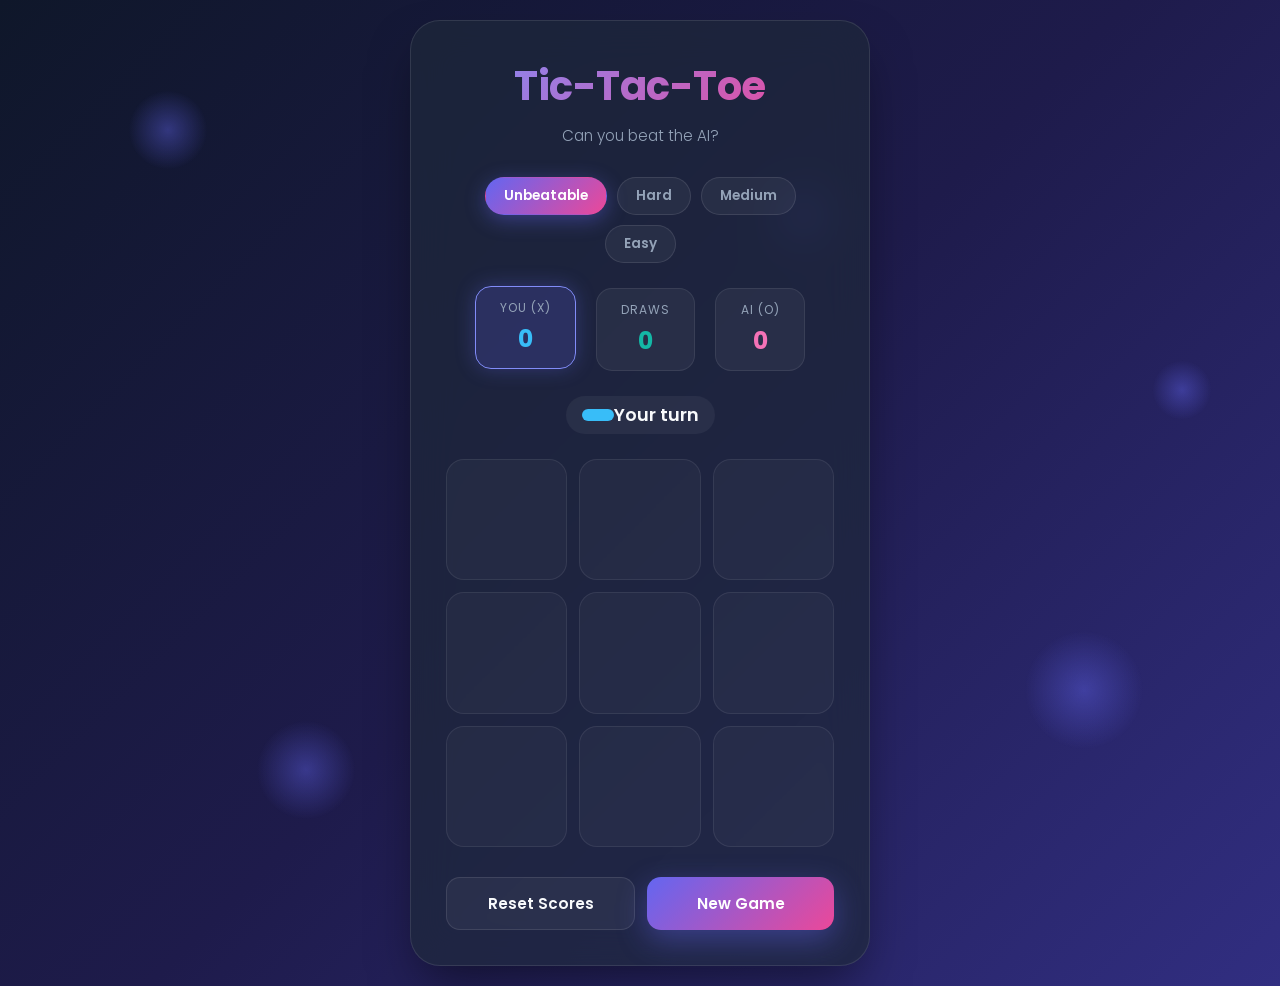
<file: freebuff/Unbeatable-Tic-Tac-Toe/index.html>
<!DOCTYPE html>
<html lang="en">
<head>
    <meta charset="UTF-8">
    <meta name="viewport" content="width=device-width, initial-scale=1.0">
    <title>Unbeatable Tic-Tac-Toe</title>
    <link href="https://fonts.googleapis.com/css2?family=Poppins:wght@300;400;600;700&display=swap" rel="stylesheet">
    <style>
        :root {
            --primary: #6366f1;
            --primary-light: #818cf8;
            --secondary: #ec4899;
            --accent: #14b8a6;
            --bg-dark: #0f172a;
            --bg-card: rgba(30, 41, 59, 0.7);
            --text: #f8fafc;
            --text-muted: #94a3b8;
            --x-color: #38bdf8;
            --o-color: #f472b6;
            --win-color: #facc15;
            --shadow: 0 25px 50px -12px rgba(0, 0, 0, 0.5);
        }

        * {
            margin: 0;
            padding: 0;
            box-sizing: border-box;
        }

        body {
            font-family: 'Poppins', sans-serif;
            min-height: 100vh;
            display: flex;
            align-items: center;
            justify-content: center;
            background: linear-gradient(135deg, #0f172a 0%, #1e1b4b 50%, #312e81 100%);
            color: var(--text);
            overflow-x: hidden;
            position: relative;
        }

        /* Animated background particles */
        .particles {
            position: fixed;
            top: 0;
            left: 0;
            width: 100%;
            height: 100%;
            pointer-events: none;
            overflow: hidden;
            z-index: 0;
        }

        .particle {
            position: absolute;
            border-radius: 50%;
            background: radial-gradient(circle, rgba(99, 102, 241, 0.4) 0%, transparent 70%);
            animation: float 15s infinite ease-in-out;
        }

        .particle:nth-child(1) { width: 80px; height: 80px; top: 10%; left: 10%; animation-delay: 0s; }
        .particle:nth-child(2) { width: 120px; height: 120px; top: 70%; left: 80%; animation-delay: -2s; }
        .particle:nth-child(3) { width: 60px; height: 60px; top: 40%; left: 90%; animation-delay: -4s; }
        .particle:nth-child(4) { width: 100px; height: 100px; top: 80%; left: 20%; animation-delay: -6s; }
        .particle:nth-child(5) { width: 70px; height: 70px; top: 20%; left: 60%; animation-delay: -8s; }

        @keyframes float {
            0%, 100% { transform: translate(0, 0) scale(1); opacity: 0.3; }
            25% { transform: translate(30px, -30px) scale(1.1); opacity: 0.6; }
            50% { transform: translate(-20px, 20px) scale(0.9); opacity: 0.4; }
            75% { transform: translate(20px, 10px) scale(1.05); opacity: 0.5; }
        }

        .container {
            position: relative;
            z-index: 1;
            width: 100%;
            max-width: 500px;
            padding: 20px;
            perspective: 1000px;
        }

        .game-card {
            background: var(--bg-card);
            backdrop-filter: blur(20px);
            -webkit-backdrop-filter: blur(20px);
            border: 1px solid rgba(255, 255, 255, 0.1);
            border-radius: 30px;
            padding: 35px;
            box-shadow: var(--shadow);
            transform-style: preserve-3d;
            animation: cardEntry 0.8s cubic-bezier(0.34, 1.56, 0.64, 1);
        }

        @keyframes cardEntry {
            from { opacity: 0; transform: translateY(40px) rotateX(10deg); }
            to { opacity: 1; transform: translateY(0) rotateX(0); }
        }

        header {
            text-align: center;
            margin-bottom: 30px;
        }

        h1 {
            font-size: 2.5rem;
            font-weight: 700;
            background: linear-gradient(135deg, var(--primary-light) 0%, var(--secondary) 100%);
            -webkit-background-clip: text;
            -webkit-text-fill-color: transparent;
            background-clip: text;
            margin-bottom: 8px;
            letter-spacing: -0.5px;
        }

        .subtitle {
            color: var(--text-muted);
            font-size: 0.95rem;
            font-weight: 300;
        }

        .score-board {
            display: flex;
            justify-content: center;
            gap: 20px;
            margin-bottom: 25px;
        }

        .score-box {
            background: rgba(255, 255, 255, 0.05);
            border-radius: 16px;
            padding: 12px 24px;
            min-width: 90px;
            text-align: center;
            border: 1px solid rgba(255, 255, 255, 0.08);
            transition: all 0.3s ease;
        }

        .score-box.active {
            background: rgba(99, 102, 241, 0.2);
            border-color: var(--primary-light);
            box-shadow: 0 0 20px rgba(99, 102, 241, 0.3);
            transform: translateY(-2px);
        }

        .score-label {
            font-size: 0.75rem;
            color: var(--text-muted);
            text-transform: uppercase;
            letter-spacing: 1px;
            margin-bottom: 4px;
        }

        .score-value {
            font-size: 1.5rem;
            font-weight: 700;
        }

        .x-score .score-value { color: var(--x-color); }
        .o-score .score-value { color: var(--o-color); }
        .draw-score .score-value { color: var(--accent); }

        .status {
            text-align: center;
            margin-bottom: 25px;
            min-height: 32px;
        }

        .status-text {
            font-size: 1.1rem;
            font-weight: 600;
            color: var(--text);
            transition: all 0.3s ease;
        }

        .status-text span {
            display: inline-block;
            padding: 6px 16px;
            border-radius: 20px;
            background: rgba(255, 255, 255, 0.05);
        }

        .board {
            display: grid;
            grid-template-columns: repeat(3, 1fr);
            gap: 12px;
            margin-bottom: 30px;
            position: relative;
        }

        .cell {
            aspect-ratio: 1;
            background: rgba(255, 255, 255, 0.03);
            border: 1px solid rgba(255, 255, 255, 0.08);
            border-radius: 18px;
            display: flex;
            align-items: center;
            justify-content: center;
            font-size: 3rem;
            font-weight: 700;
            cursor: pointer;
            position: relative;
            transition: all 0.3s cubic-bezier(0.34, 1.56, 0.64, 1);
            overflow: hidden;
            color: inherit;
            font-family: inherit;
            padding: 0;
            width: 100%;
        }

        .cell:hover:not(.taken):not(:disabled) {
            background: rgba(255, 255, 255, 0.08);
            transform: translateY(-3px) scale(1.02);
            box-shadow: 0 10px 30px rgba(0, 0, 0, 0.3);
            border-color: rgba(99, 102, 241, 0.3);
        }

        .cell.taken,
        .cell:disabled {
            cursor: default;
        }

        .cell:focus-visible {
            outline: 2px solid var(--primary-light);
            outline-offset: 2px;
        }

        .cell.winner {
            background: rgba(250, 204, 21, 0.15);
            border-color: var(--win-color);
            box-shadow: 0 0 30px rgba(250, 204, 21, 0.3);
            animation: winnerPulse 1s ease-in-out infinite alternate;
        }

        @keyframes winnerPulse {
            from { box-shadow: 0 0 20px rgba(250, 204, 21, 0.2); }
            to { box-shadow: 0 0 40px rgba(250, 204, 21, 0.5); }
        }

        .mark {
            display: flex;
            align-items: center;
            justify-content: center;
            width: 100%;
            height: 100%;
            animation: markAppear 0.5s cubic-bezier(0.34, 1.56, 0.64, 1) forwards;
        }

        @keyframes markAppear {
            0% { transform: scale(0) rotate(-180deg); opacity: 0; }
            70% { transform: scale(1.2) rotate(10deg); }
            100% { transform: scale(1) rotate(0deg); opacity: 1; }
        }

        .mark-x {
            color: var(--x-color);
            text-shadow: 0 0 20px rgba(56, 189, 248, 0.5);
        }

        .mark-o {
            color: var(--o-color);
            text-shadow: 0 0 20px rgba(244, 114, 182, 0.5);
        }

        .controls {
            display: flex;
            gap: 12px;
        }

        .btn {
            flex: 1;
            padding: 14px 24px;
            border: none;
            border-radius: 14px;
            font-family: 'Poppins', sans-serif;
            font-size: 0.95rem;
            font-weight: 600;
            cursor: pointer;
            transition: all 0.3s cubic-bezier(0.34, 1.56, 0.64, 1);
            position: relative;
            overflow: hidden;
        }

        .btn-primary {
            background: linear-gradient(135deg, var(--primary) 0%, var(--secondary) 100%);
            color: white;
            box-shadow: 0 10px 30px rgba(99, 102, 241, 0.4);
        }

        .btn-primary:hover {
            transform: translateY(-3px);
            box-shadow: 0 15px 40px rgba(99, 102, 241, 0.5);
        }

        .btn-primary:active {
            transform: translateY(-1px);
        }

        .btn-secondary {
            background: rgba(255, 255, 255, 0.05);
            color: var(--text);
            border: 1px solid rgba(255, 255, 255, 0.1);
        }

        .btn-secondary:hover {
            background: rgba(255, 255, 255, 0.1);
            transform: translateY(-3px);
        }

        .btn::before {
            content: '';
            position: absolute;
            top: 0;
            left: -100%;
            width: 100%;
            height: 100%;
            background: linear-gradient(90deg, transparent, rgba(255, 255, 255, 0.2), transparent);
            transition: left 0.5s ease;
        }

        .btn:hover::before {
            left: 100%;
        }

        .difficulty {
            display: flex;
            justify-content: center;
            gap: 10px;
            margin-bottom: 25px;
            flex-wrap: wrap;
        }

        .difficulty-btn {
            padding: 8px 18px;
            border-radius: 20px;
            border: 1px solid rgba(255, 255, 255, 0.1);
            background: rgba(255, 255, 255, 0.05);
            color: var(--text-muted);
            font-family: 'Poppins', sans-serif;
            font-size: 0.85rem;
            font-weight: 600;
            cursor: pointer;
            transition: all 0.3s ease;
        }

        .difficulty-btn:hover {
            background: rgba(255, 255, 255, 0.1);
            color: var(--text);
        }

        .difficulty-btn.active {
            background: linear-gradient(135deg, var(--primary) 0%, var(--secondary) 100%);
            color: white;
            border-color: transparent;
            box-shadow: 0 5px 20px rgba(99, 102, 241, 0.4);
        }

        .modal-overlay {
            position: fixed;
            top: 0;
            left: 0;
            width: 100%;
            height: 100%;
            background: rgba(15, 23, 42, 0.8);
            backdrop-filter: blur(8px);
            display: flex;
            align-items: center;
            justify-content: center;
            z-index: 100;
            opacity: 0;
            visibility: hidden;
            transition: all 0.4s ease;
        }

        .modal-overlay.show {
            opacity: 1;
            visibility: visible;
        }

        .modal {
            background: var(--bg-card);
            border: 1px solid rgba(255, 255, 255, 0.1);
            border-radius: 30px;
            padding: 40px;
            text-align: center;
            max-width: 360px;
            width: 90%;
            box-shadow: var(--shadow);
            transform: scale(0.8) translateY(20px);
            transition: all 0.4s cubic-bezier(0.34, 1.56, 0.64, 1);
        }

        .modal-overlay.show .modal {
            transform: scale(1) translateY(0);
        }

        .modal-icon {
            font-size: 4rem;
            margin-bottom: 15px;
            animation: bounce 1s ease infinite alternate;
        }

        @keyframes bounce {
            from { transform: translateY(0); }
            to { transform: translateY(-10px); }
        }

        .modal-title {
            font-size: 1.8rem;
            font-weight: 700;
            margin-bottom: 10px;
        }

        .modal-message {
            color: var(--text-muted);
            margin-bottom: 25px;
            font-size: 1rem;
        }

        .turn-indicator {
            display: inline-flex;
            align-items: center;
            gap: 8px;
        }

        .turn-dot {
            width: 10px;
            height: 10px;
            border-radius: 50%;
            background: var(--x-color);
            animation: pulse 1.5s ease-in-out infinite;
        }

        @keyframes pulse {
            0%, 100% { opacity: 1; transform: scale(1); }
            50% { opacity: 0.5; transform: scale(1.1); }
        }

        .confetti {
            position: fixed;
            width: 10px;
            height: 10px;
            pointer-events: none;
            z-index: 99;
        }

        @media (max-width: 480px) {
            h1 { font-size: 2rem; }
            .game-card { padding: 25px 20px; }
            .cell { font-size: 2.5rem; border-radius: 14px; }
            .score-box { padding: 10px 18px; min-width: 75px; }
        }
    </style>
</head>
<body>
    <div class="particles">
        <div class="particle"></div>
        <div class="particle"></div>
        <div class="particle"></div>
        <div class="particle"></div>
        <div class="particle"></div>
    </div>

    <div class="container">
        <div class="game-card">
            <header>
                <h1>Tic-Tac-Toe</h1>
                <p class="subtitle">Can you beat the AI?</p>
            </header>

            <div class="difficulty">
                <button class="difficulty-btn active" data-level="unbeatable">Unbeatable</button>
                <button class="difficulty-btn" data-level="hard">Hard</button>
                <button class="difficulty-btn" data-level="medium">Medium</button>
                <button class="difficulty-btn" data-level="easy">Easy</button>
            </div>

            <div class="score-board">
                <div class="score-box x-score active" id="xScoreBox">
                    <div class="score-label">You (X)</div>
                    <div class="score-value" id="xScore">0</div>
                </div>
                <div class="score-box draw-score">
                    <div class="score-label">Draws</div>
                    <div class="score-value" id="drawScore">0</div>
                </div>
                <div class="score-box o-score" id="oScoreBox">
                    <div class="score-label">AI (O)</div>
                    <div class="score-value" id="oScore">0</div>
                </div>
            </div>

            <div class="status">
                <div class="status-text" id="statusText">
                    <span class="turn-indicator">
                        <span class="turn-dot"></span>
                        Your turn
                    </span>
                </div>
            </div>

            <div class="board" id="board" role="grid" aria-label="Tic-Tac-Toe board">
                <button class="cell" data-index="0" aria-label="Cell 1"></button>
                <button class="cell" data-index="1" aria-label="Cell 2"></button>
                <button class="cell" data-index="2" aria-label="Cell 3"></button>
                <button class="cell" data-index="3" aria-label="Cell 4"></button>
                <button class="cell" data-index="4" aria-label="Cell 5"></button>
                <button class="cell" data-index="5" aria-label="Cell 6"></button>
                <button class="cell" data-index="6" aria-label="Cell 7"></button>
                <button class="cell" data-index="7" aria-label="Cell 8"></button>
                <button class="cell" data-index="8" aria-label="Cell 9"></button>
            </div>

            <div class="controls">
                <button class="btn btn-secondary" id="resetScoresBtn">Reset Scores</button>
                <button class="btn btn-primary" id="newGameBtn">New Game</button>
            </div>
        </div>
    </div>

    <div class="modal-overlay" id="modalOverlay">
        <div class="modal">
            <div class="modal-icon" id="modalIcon">🏆</div>
            <h2 class="modal-title" id="modalTitle">Game Over</h2>
            <p class="modal-message" id="modalMessage">The AI wins!</p>
            <button class="btn btn-primary" id="modalNewGameBtn" style="width: 100%;">Play Again</button>
        </div>
    </div>

    <script>
        const WIN_PATTERNS = [
            [0, 1, 2], [3, 4, 5], [6, 7, 8],
            [0, 3, 6], [1, 4, 7], [2, 5, 8],
            [0, 4, 8], [2, 4, 6]
        ];

        class TicTacToe {
            constructor() {
                this.board = Array(9).fill('');
                this.human = 'X';
                this.ai = 'O';
                this.currentPlayer = this.human;
                this.gameActive = true;
                this.difficulty = 'unbeatable';
                this.scores = { X: 0, O: 0, draw: 0 };
                this.winningCombo = null;

                this.cells = document.querySelectorAll('.cell');
                this.statusText = document.getElementById('statusText');
                this.xScoreEl = document.getElementById('xScore');
                this.oScoreEl = document.getElementById('oScore');
                this.drawScoreEl = document.getElementById('drawScore');
                this.xScoreBox = document.getElementById('xScoreBox');
                this.oScoreBox = document.getElementById('oScoreBox');
                this.modalOverlay = document.getElementById('modalOverlay');
                this.modalTitle = document.getElementById('modalTitle');
                this.modalMessage = document.getElementById('modalMessage');
                this.modalIcon = document.getElementById('modalIcon');

                this.init();
            }

            init() {
                this.cells.forEach(cell => {
                    cell.addEventListener('click', () => this.handleCellClick(cell));
                });

                document.getElementById('newGameBtn').addEventListener('click', () => this.resetGame());
                document.getElementById('modalNewGameBtn').addEventListener('click', () => this.resetGame());
                document.getElementById('resetScoresBtn').addEventListener('click', () => this.resetScores());

                document.querySelectorAll('.difficulty-btn').forEach(btn => {
                    btn.addEventListener('click', () => this.setDifficulty(btn));
                });

                document.addEventListener('keydown', (e) => {
                    if (e.key === 'Escape') this.hideModal();
                });

                this.updateStatus();
            }

            setDifficulty(btn) {
                document.querySelectorAll('.difficulty-btn').forEach(b => b.classList.remove('active'));
                btn.classList.add('active');
                this.difficulty = btn.dataset.level;
                this.resetGame();
            }

            handleCellClick(cell) {
                const index = parseInt(cell.dataset.index);
                if (!this.gameActive || this.board[index] !== '') return;

                this.makeMove(index, this.human);

                if (this.gameActive) {
                    this.updateStatus();
                    setTimeout(() => this.aiMove(), 400);
                }
            }

            makeMove(index, player) {
                this.board[index] = player;
                const cell = this.cells[index];
                cell.classList.add('taken');
                cell.disabled = true;

                const mark = document.createElement('div');
                mark.className = `mark mark-${player.toLowerCase()}`;
                mark.textContent = player;
                cell.appendChild(mark);

                this.playSound(player === this.human ? 600 : 400, 0.1);

                if (this.checkWin(player)) {
                    this.endGame(player);
                } else if (this.checkDraw()) {
                    this.endGame('draw');
                } else {
                    this.currentPlayer = player === this.human ? this.ai : this.human;
                }
            }

            aiMove() {
                if (!this.gameActive) return;

                let index;
                switch (this.difficulty) {
                    case 'easy':
                        index = this.getRandomMove();
                        break;
                    case 'medium':
                        index = Math.random() < 0.5 ? this.getBestMove() : this.getRandomMove();
                        break;
                    case 'hard':
                        index = Math.random() < 0.85 ? this.getBestMove() : this.getRandomMove();
                        break;
                    case 'unbeatable':
                    default:
                        index = this.getBestMove();
                        break;
                }

                this.makeMove(index, this.ai);
                this.updateStatus();
            }

            getRandomMove() {
                const available = this.board.map((val, idx) => val === '' ? idx : null).filter(v => v !== null);
                return available[Math.floor(Math.random() * available.length)];
            }

            getBestMove() {
                // Use minimax for unbeatable play
                let bestScore = -Infinity;
                let move = -1;

                for (let i = 0; i < 9; i++) {
                    if (this.board[i] === '') {
                        this.board[i] = this.ai;
                        const score = this.minimax(this.board, 0, false);
                        this.board[i] = '';
                        if (score > bestScore) {
                            bestScore = score;
                            move = i;
                        }
                    }
                }

                return move;
            }

            minimax(board, depth, isMaximizing) {
                const result = this.checkWinnerForMinimax();
                if (result !== null) {
                    return result;
                }

                if (isMaximizing) {
                    let bestScore = -Infinity;
                    for (let i = 0; i < 9; i++) {
                        if (board[i] === '') {
                            board[i] = this.ai;
                            const score = this.minimax(board, depth + 1, false);
                            board[i] = '';
                            bestScore = Math.max(bestScore, score);
                        }
                    }
                    return bestScore;
                } else {
                    let bestScore = Infinity;
                    for (let i = 0; i < 9; i++) {
                        if (board[i] === '') {
                            board[i] = this.human;
                            const score = this.minimax(board, depth + 1, true);
                            board[i] = '';
                            bestScore = Math.min(bestScore, score);
                        }
                    }
                    return bestScore;
                }
            }

            checkWinnerForMinimax() {
                for (const pattern of WIN_PATTERNS) {
                    const [a, b, c] = pattern;
                    if (this.board[a] && this.board[a] === this.board[b] && this.board[a] === this.board[c]) {
                        return this.board[a] === this.ai ? 10 : -10;
                    }
                }

                if (!this.board.includes('')) return 0;
                return null;
            }

            checkWin(player) {
                for (const pattern of WIN_PATTERNS) {
                    const [a, b, c] = pattern;
                    if (this.board[a] === player && this.board[b] === player && this.board[c] === player) {
                        this.winningCombo = pattern;
                        return true;
                    }
                }
                return false;
            }

            checkDraw() {
                return !this.board.includes('');
            }

            endGame(result) {
                this.gameActive = false;

                if (result === 'draw') {
                    this.scores.draw++;
                    this.drawScoreEl.textContent = this.scores.draw;
                    this.showModal('🤝', 'It\'s a Draw!', 'Great match! Try again.');
                } else {
                    this.scores[result]++;
                    if (result === this.human) {
                        this.xScoreEl.textContent = this.scores.X;
                        this.highlightWinners();
                        this.createConfetti();
                        this.showModal('🎉', 'You Win!', 'Congratulations, you defeated the AI!');
                    } else {
                        this.oScoreEl.textContent = this.scores.O;
                        this.highlightWinners();
                        this.showModal('🤖', 'AI Wins!', 'The machine prevails this time.');
                    }
                }

                this.updateStatus();
            }

            highlightWinners() {
                if (this.winningCombo) {
                    this.winningCombo.forEach(index => {
                        this.cells[index].classList.add('winner');
                    });
                }
            }

            showModal(icon, title, message) {
                this.modalIcon.textContent = icon;
                this.modalTitle.textContent = title;
                this.modalMessage.textContent = message;
                setTimeout(() => this.modalOverlay.classList.add('show'), 600);
            }

            hideModal() {
                this.modalOverlay.classList.remove('show');
            }

            updateStatus() {
                const isHumanTurn = this.currentPlayer === this.human;
                this.xScoreBox.classList.toggle('active', isHumanTurn);
                this.oScoreBox.classList.toggle('active', !isHumanTurn);

                if (this.gameActive) {
                    const dotColor = isHumanTurn ? 'var(--x-color)' : 'var(--o-color)';
                    const text = isHumanTurn ? 'Your turn' : 'AI thinking...';
                    this.statusText.innerHTML = `<span class="turn-indicator" style="--dot-color: ${dotColor}"><span class="turn-dot" style="background: ${dotColor}"></span>${text}</span>`;
                } else {
                    this.statusText.innerHTML = `<span>Game over</span>`;
                }
            }

            resetGame() {
                this.board = Array(9).fill('');
                this.currentPlayer = this.human;
                this.gameActive = true;
                this.winningCombo = null;

                this.cells.forEach(cell => {
                    cell.classList.remove('taken', 'winner');
                    cell.innerHTML = '';
                    cell.disabled = false;
                });

                this.hideModal();
                this.updateStatus();
            }

            resetScores() {
                this.scores = { X: 0, O: 0, draw: 0 };
                this.xScoreEl.textContent = '0';
                this.oScoreEl.textContent = '0';
                this.drawScoreEl.textContent = '0';
                this.resetGame();
            }

            createConfetti() {
                const colors = ['#38bdf8', '#f472b6', '#facc15', '#14b8a6', '#818cf8'];
                for (let i = 0; i < 50; i++) {
                    const confetti = document.createElement('div');
                    confetti.className = 'confetti';
                    confetti.style.left = Math.random() * 100 + 'vw';
                    confetti.style.top = '-10px';
                    confetti.style.backgroundColor = colors[Math.floor(Math.random() * colors.length)];
                    confetti.style.borderRadius = Math.random() > 0.5 ? '50%' : '0';
                    confetti.style.transform = `rotate(${Math.random() * 360}deg)`;
                    confetti.style.transition = `all ${1 + Math.random() * 2}s ease-out`;
                    document.body.appendChild(confetti);

                    setTimeout(() => {
                        confetti.style.transform = `translate(${Math.random() * 200 - 100}px, ${window.innerHeight}px) rotate(${Math.random() * 720}deg)`;
                        confetti.style.opacity = '0';
                    }, 10);

                    setTimeout(() => confetti.remove(), 3000);
                }
            }

            playSound(frequency, duration) {
                try {
                    const AudioContext = window.AudioContext || window.webkitAudioContext;
                    if (!AudioContext) return;
                    const ctx = new AudioContext();
                    const oscillator = ctx.createOscillator();
                    const gainNode = ctx.createGain();
                    oscillator.connect(gainNode);
                    gainNode.connect(ctx.destination);
                    oscillator.frequency.value = frequency;
                    oscillator.type = 'sine';
                    gainNode.gain.setValueAtTime(0.1, ctx.currentTime);
                    gainNode.gain.exponentialRampToValueAtTime(0.01, ctx.currentTime + duration);
                    oscillator.start();
                    oscillator.stop(ctx.currentTime + duration);
                } catch (e) {
                    // Audio not critical
                }
            }
        }

        document.addEventListener('DOMContentLoaded', () => {
            new TicTacToe();
        });
    </script>
</body>
</html>
</file>
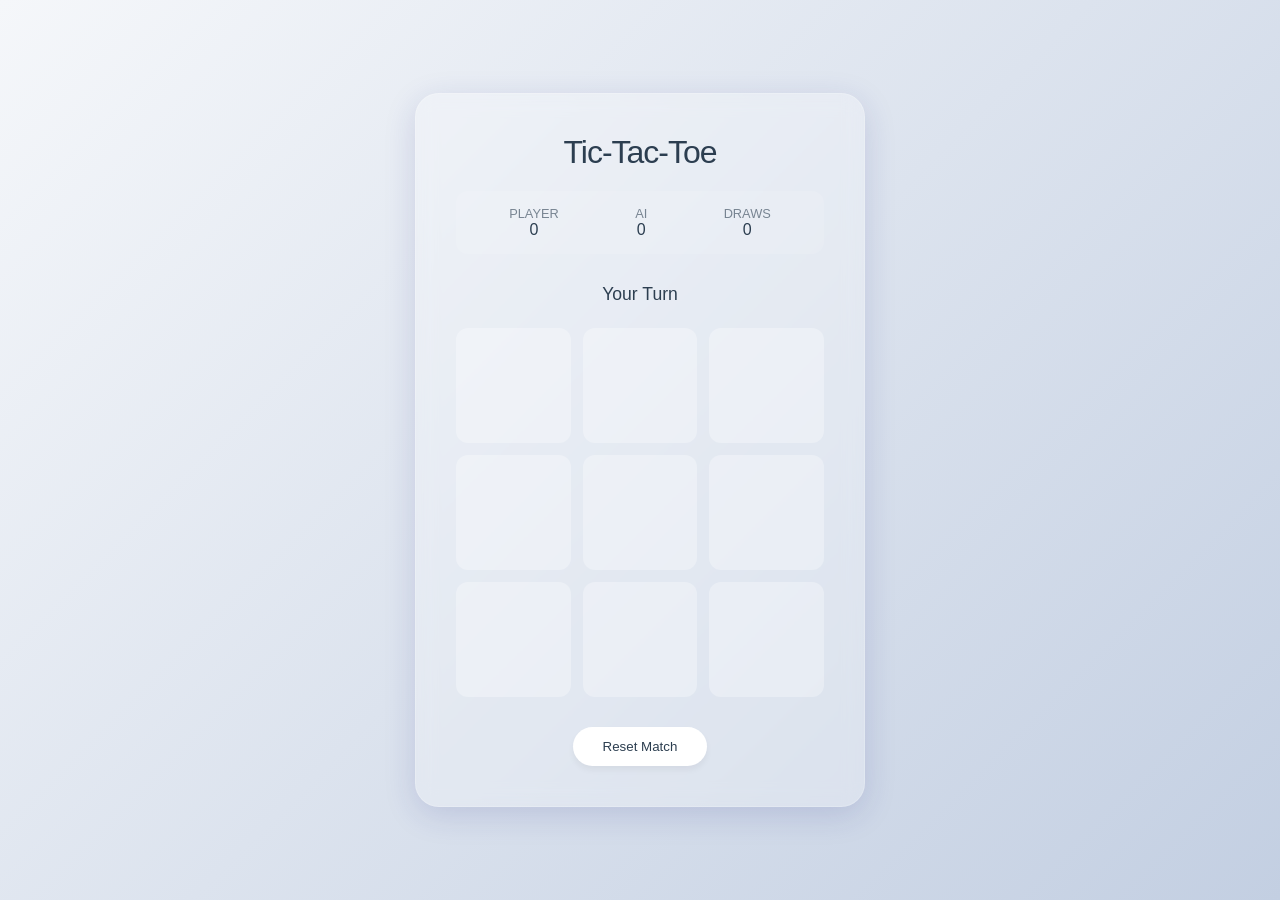
<file: Gemini/Unbeatable-Tic-Tac-Toe/index.html>
<!DOCTYPE html>
<html lang="en">
<head>
    <meta charset="UTF-8">
    <meta name="viewport" content="width=device-width, initial-scale=1.0">
    <title>Unbeatable Tic-Tac-Toe</title>
    <style>
        :root {
            --bg-gradient: linear-gradient(135deg, #f5f7fa 0%, #c3cfe2 100%);
            --glass-bg: rgba(255, 255, 255, 0.25);
            --glass-border: rgba(255, 255, 255, 0.18);
            --text-color: #2c3e50;
            --accent-x: #ff8a80; /* Soft Rose */
            --accent-o: #81c784; /* Soft Sage */
            --shadow: 0 8px 32px 0 rgba(31, 38, 135, 0.15);
            --font-family: 'Inter', -apple-system, BlinkMacSystemFont, 'Segoe UI', Roboto, sans-serif;
        }

        * {
            box-sizing: border-box;
            margin: 0;
            padding: 0;
        }

        body {
            font-family: var(--font-family);
            background: var(--bg-gradient);
            height: 100vh;
            display: flex;
            justify-content: center;
            align-items: center;
            color: var(--text-color);
            overflow: hidden;
        }

        .container {
            background: var(--glass-bg);
            backdrop-filter: blur(10px);
            -webkit-backdrop-filter: blur(10px);
            border: 1px solid var(--glass-border);
            border-radius: 24px;
            padding: 40px;
            box-shadow: var(--shadow);
            text-align: center;
            max-width: 450px;
            width: 90%;
            animation: fadeIn 0.8s ease-out;
        }

        @keyframes fadeIn {
            from { opacity: 0; transform: translateY(20px); }
            to { opacity: 1; transform: translateY(0); }
        }

        h1 {
            font-weight: 300;
            margin-bottom: 20px;
            letter-spacing: -1px;
        }

        .scoreboard {
            display: flex;
            justify-content: space-around;
            margin-bottom: 30px;
            padding: 15px;
            background: rgba(255, 255, 255, 0.1);
            border-radius: 12px;
            font-weight: 500;
        }

        .score-item span {
            display: block;
            font-size: 0.8rem;
            text-transform: uppercase;
            opacity: 0.6;
        }

        .status {
            margin-bottom: 20px;
            font-size: 1.1rem;
            height: 1.5rem;
            font-weight: 400;
            transition: all 0.3s ease;
        }

        .board {
            display: grid;
            grid-template-columns: repeat(3, 1fr);
            gap: 12px;
            margin-bottom: 30px;
        }

        .cell {
            aspect-ratio: 1 / 1;
            background: rgba(255, 255, 255, 0.3);
            border-radius: 12px;
            display: flex;
            justify-content: center;
            align-items: center;
            font-size: 3rem;
            cursor: pointer;
            transition: all 0.2s ease;
            position: relative;
        }

        .cell:hover:not(.taken) {
            background: rgba(255, 255, 255, 0.5);
            transform: scale(1.02);
        }

        .cell.taken {
            cursor: default;
        }

        .cell.win {
            background: rgba(255, 255, 255, 0.7);
            animation: pulse 1.5s infinite;
        }

        @keyframes pulse {
            0% { box-shadow: 0 0 0 0 rgba(255, 255, 255, 0.7); }
            70% { box-shadow: 0 0 0 10px rgba(255, 255, 255, 0); }
            100% { box-shadow: 0 0 0 0 rgba(255, 255, 255, 0); }
        }

        .x-piece {
            color: var(--accent-x);
            animation: scaleIn 0.3s cubic-bezier(0.175, 0.885, 0.32, 1.275);
        }

        .o-piece {
            color: var(--accent-o);
            animation: scaleIn 0.3s cubic-bezier(0.175, 0.885, 0.32, 1.275);
        }

        @keyframes scaleIn {
            from { transform: scale(0); opacity: 0; }
            to { transform: scale(1); opacity: 1; }
        }

        button {
            background: white;
            border: none;
            padding: 12px 30px;
            border-radius: 30px;
            font-family: var(--font-family);
            font-weight: 500;
            color: var(--text-color);
            cursor: pointer;
            transition: all 0.3s ease;
            box-shadow: 0 4px 6px rgba(0,0,0,0.05);
        }

        button:hover {
            transform: translateY(-2px);
            box-shadow: 0 6px 12px rgba(0,0,0,0.1);
        }

        button:active {
            transform: translateY(0);
        }

    </style>
</head>
<body>

<div class="container">
    <h1>Tic-Tac-Toe</h1>
    
    <div class="scoreboard">
        <div class="score-item">
            <span>Player</span>
            <div id="player-score">0</div>
        </div>
        <div class="score-item">
            <span>AI</span>
            <div id="ai-score">0</div>
        </div>
        <div class="score-item">
            <span>Draws</span>
            <div id="draw-score">0</div>
        </div>
    </div>

    <div class="status" id="status">Your Turn</div>

    <div class="board" id="board">
        <div class="cell" data-index="0"></div>
        <div class="cell" data-index="1"></div>
        <div class="cell" data-index="2"></div>
        <div class="cell" data-index="3"></div>
        <div class="cell" data-index="4"></div>
        <div class="cell" data-index="5"></div>
        <div class="cell" data-index="6"></div>
        <div class="cell" data-index="7"></div>
        <div class="cell" data-index="8"></div>
    </div>

    <button id="reset-btn">Reset Match</button>
</div>

<script>
    const boardElement = document.getElementById('board');
    const cells = document.querySelectorAll('.cell');
    const statusElement = document.getElementById('status');
    const resetBtn = document.getElementById('reset-btn');
    const playerScoreElement = document.getElementById('player-score');
    const aiScoreElement = document.getElementById('ai-score');
    const drawScoreElement = document.getElementById('draw-score');

    let board = Array(9).fill(null);
    let currentPlayer = 'X'; // Player is X
    let gameActive = true;
    let scores = { player: 0, ai: 0, draw: 0 };

    const winPatterns = [
        [0, 1, 2], [3, 4, 5], [6, 7, 8], // Rows
        [0, 3, 6], [1, 4, 7], [2, 5, 8], // Cols
        [0, 4, 8], [2, 4, 6]             // Diagonals
    ];

    function handleCellClick(e) {
        const index = e.target.getAttribute('data-index');
        
        if (board[index] || !gameActive || currentPlayer !== 'X') return;

        makeMove(index, 'X');
        
        if (gameActive) {
            statusElement.innerText = "AI is thinking...";
            setTimeout(aiMove, 600);
        }
    }

    function makeMove(index, player) {
        board[index] = player;
        const cell = cells[index];
        cell.classList.add('taken');
        cell.innerHTML = `<span class="${player.toLowerCase()}-piece">${player}</span>`;
        
        if (checkWin(board, player)) {
            endGame(player);
        } else if (board.every(cell => cell !== null)) {
            endGame('draw');
        } else {
            currentPlayer = (player === 'X') ? 'O' : 'X';
            statusElement.innerText = (currentPlayer === 'X') ? "Your Turn" : "AI is thinking...";
        }
    }

    function aiMove() {
        if (!gameActive) return;
        const bestMove = minimax(board, 'O').index;
        makeMove(bestMove, 'O');
    }

    function checkWin(currentBoard, player) {
        return winPatterns.some(pattern => {
            return pattern.every(index => currentBoard[index] === player);
        });
    }

    function getWinPattern(currentBoard, player) {
        return winPatterns.find(pattern => {
            return pattern.every(index => currentBoard[index] === player);
        });
    }

    function endGame(result) {
        gameActive = false;
        if (result === 'draw') {
            statusElement.innerText = "It's a Draw!";
            scores.draw++;
            drawScoreElement.innerText = scores.draw;
        } else {
            const winner = (result === 'X') ? "You" : "AI";
            statusElement.innerText = winner + " Won!";
            
            if (result === 'X') scores.player++;
            else scores.ai++;
            
            playerScoreElement.innerText = scores.player;
            aiScoreElement.innerText = scores.ai;

            const pattern = getWinPattern(board, result);
            pattern.forEach(index => cells[index].classList.add('win'));
        }
    }

    function resetGame() {
        board = Array(9).fill(null);
        currentPlayer = 'X';
        gameActive = true;
        statusElement.innerText = "Your Turn";
        cells.forEach(cell => {
            cell.innerText = '';
            cell.className = 'cell';
        });
    }

    // Minimax Algorithm
    function minimax(newBoard, player) {
        const availSpots = newBoard.map((v, i) => v === null ? i : null).filter(v => v !== null);

        if (checkWin(newBoard, 'X')) return { score: -10 };
        if (checkWin(newBoard, 'O')) return { score: 10 };
        if (availSpots.length === 0) return { score: 0 };

        const moves = [];
        for (let i = 0; i < availSpots.length; i++) {
            const move = {};
            move.index = availSpots[i];
            newBoard[availSpots[i]] = player;

            if (player === 'O') {
                const result = minimax(newBoard, 'X');
                move.score = result.score;
            } else {
                const result = minimax(newBoard, 'O');
                move.score = result.score;
            }

            newBoard[availSpots[i]] = null;
            moves.push(move);
        }

        let bestMove;
        if (player === 'O') {
            let bestScore = -10000;
            for (let i = 0; i < moves.length; i++) {
                if (moves[i].score > bestScore) {
                    bestScore = moves[i].score;
                    bestMove = i;
                }
            }
        } else {
            let bestScore = 10000;
            for (let i = 0; i < moves.length; i++) {
                if (moves[i].score < bestScore) {
                    bestScore = moves[i].score;
                    bestMove = i;
                }
            }
        }
        return moves[bestMove];
    }

    cells.forEach(cell => cell.addEventListener('click', handleCellClick));
    resetBtn.addEventListener('click', resetGame);
</script>

</body>
</html>
</file>
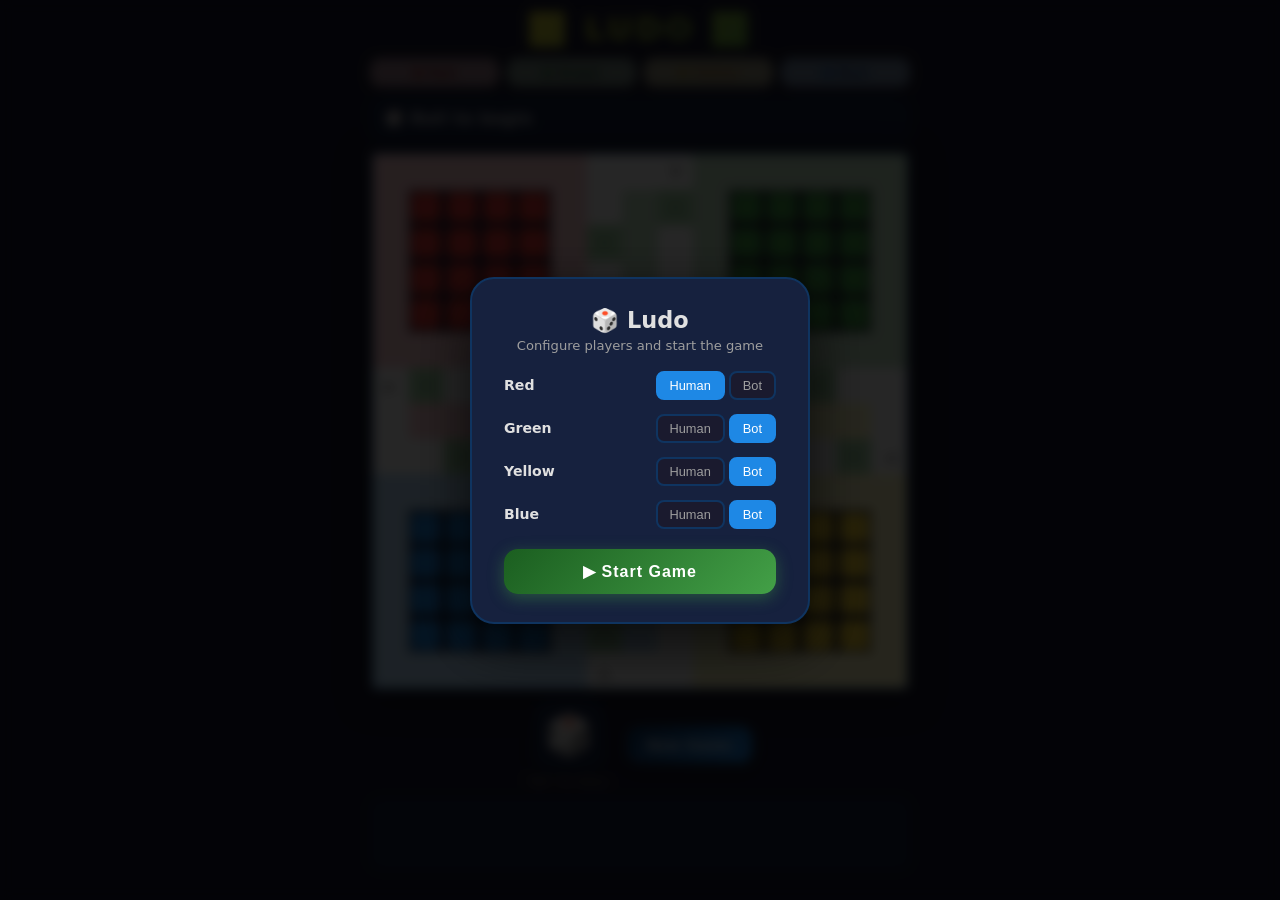
<file: agy/ludo.html>
<!DOCTYPE html>
<html lang="en">
<head>
  <meta charset="UTF-8" />
  <meta name="viewport" content="width=device-width, initial-scale=1.0, maximum-scale=1.0, user-scalable=no" />
  <title>Ludo – Mobile Edition</title>
  <meta name="description" content="A feature-rich, mobile-optimised Ludo game with bot AI, built in a single HTML file." />
  <style>
    /* =====================================================================
       DESIGN TOKENS – edit here to re-theme the entire game
       ===================================================================== */
    :root {
      --clr-red:    #e53935;
      --clr-blue:   #1e88e5;
      --clr-green:  #43a047;
      --clr-yellow: #fdd835;

      --clr-red-light:    #ffcdd2;
      --clr-blue-light:   #bbdefb;
      --clr-green-light:  #c8e6c9;
      --clr-yellow-light: #fff9c4;

      --clr-red-dark:    #b71c1c;
      --clr-blue-dark:   #0d47a1;
      --clr-green-dark:  #1b5e20;
      --clr-yellow-dark: #f9a825;

      --clr-bg:       #1a1a2e;
      --clr-surface:  #16213e;
      --clr-border:   #0f3460;
      --clr-text:     #e0e0e0;
      --clr-text-dim: #9e9e9e;
      --clr-white:    #ffffff;
      --clr-safe:     #a5d6a7;
      --clr-center:   #f5f5f5;

      --board-size: min(96vw, 96vh, 540px);
      --cell-size: calc(var(--board-size) / 15);
      --piece-size: calc(var(--cell-size) * 0.55);

      --transition-move: 0.35s cubic-bezier(0.4, 0, 0.2, 1);
      --transition-fast: 0.15s ease;

      --font-main: 'Segoe UI', system-ui, -apple-system, sans-serif;
    }

    /* =====================================================================
       RESET & BASE
       ===================================================================== */
    *, *::before, *::after { box-sizing: border-box; margin: 0; padding: 0; }

    html, body {
      height: 100%;
      background: var(--clr-bg);
      color: var(--clr-text);
      font-family: var(--font-main);
      overflow-x: hidden;
      -webkit-tap-highlight-color: transparent;
      user-select: none;
    }

    body {
      display: flex;
      flex-direction: column;
      align-items: center;
      gap: 10px;
      padding: 10px 6px 16px;
      min-height: 100vh;
    }

    /* =====================================================================
       HEADER
       ===================================================================== */
    header {
      text-align: center;
      width: 100%;
    }

    header h1 {
      font-size: clamp(1.3rem, 5vw, 2rem);
      font-weight: 800;
      letter-spacing: 3px;
      background: linear-gradient(135deg, #e53935, #fdd835, #43a047, #1e88e5);
      -webkit-background-clip: text;
      -webkit-text-fill-color: transparent;
      background-clip: text;
    }

    /* =====================================================================
       STATUS BAR
       ===================================================================== */
    #status-bar {
      display: flex;
      align-items: center;
      justify-content: center;
      gap: 10px;
      width: 100%;
      max-width: 540px;
      padding: 8px 14px;
      background: var(--clr-surface);
      border: 1px solid var(--clr-border);
      border-radius: 12px;
      font-size: clamp(0.75rem, 3.5vw, 0.95rem);
      min-height: 44px;
    }

    #turn-indicator {
      font-weight: 700;
      letter-spacing: 1px;
      transition: color var(--transition-fast);
    }

    #status-msg {
      color: var(--clr-text-dim);
      flex: 1;
      text-align: right;
      font-size: 0.82em;
    }

    /* =====================================================================
       PLAYER SCORE CHIPS
       ===================================================================== */
    #score-row {
      display: flex;
      justify-content: center;
      gap: 8px;
      width: 100%;
      max-width: 540px;
    }

    .score-chip {
      flex: 1;
      display: flex;
      align-items: center;
      justify-content: center;
      gap: 5px;
      padding: 5px 8px;
      border-radius: 10px;
      border: 2px solid transparent;
      font-size: clamp(0.62rem, 2.8vw, 0.8rem);
      font-weight: 600;
      opacity: 0.55;
      transition: opacity var(--transition-fast), border-color var(--transition-fast), transform var(--transition-fast);
    }

    .score-chip.active { opacity: 1; transform: scale(1.06); }
    .score-chip.winner { opacity: 1; border-color: gold; }

    .score-chip[data-player="0"] { background: var(--clr-red-light);    color: var(--clr-red-dark); }
    .score-chip[data-player="1"] { background: var(--clr-green-light);  color: var(--clr-green-dark); }
    .score-chip[data-player="2"] { background: var(--clr-yellow-light); color: var(--clr-yellow-dark); }
    .score-chip[data-player="3"] { background: var(--clr-blue-light);   color: var(--clr-blue-dark); }

    .chip-dot {
      width: 10px; height: 10px;
      border-radius: 50%;
      flex-shrink: 0;
    }

    /* =====================================================================
       LUDO BOARD  (15 × 15 CSS Grid)
       ===================================================================== */
    #board-wrapper {
      width: var(--board-size);
      height: var(--board-size);
      flex-shrink: 0;
    }

    #board {
      width: 100%;
      height: 100%;
      display: grid;
      grid-template-columns: repeat(15, 1fr);
      grid-template-rows:    repeat(15, 1fr);
      border: 3px solid var(--clr-border);
      border-radius: 6px;
      overflow: hidden;
      position: relative;
      box-shadow: 0 8px 32px rgba(0,0,0,0.5), 0 0 0 1px rgba(255,255,255,0.05);
    }

    /* ---- cells ---- */
    .cell {
      position: relative;
      display: flex;
      align-items: center;
      justify-content: center;
      cursor: default;
      overflow: visible;
    }

    /* home quadrants */
    .cell.home-red    { background: var(--clr-red-light); }
    .cell.home-green  { background: var(--clr-green-light); }
    .cell.home-yellow { background: var(--clr-yellow-light); }
    .cell.home-blue   { background: var(--clr-blue-light); }

    /* home-area inner box (6×6 inside each quadrant) */
    .cell.home-inner-red    { background: var(--clr-red);    border-radius: 4px; margin: 8%; }
    .cell.home-inner-green  { background: var(--clr-green);  border-radius: 4px; margin: 8%; }
    .cell.home-inner-yellow { background: var(--clr-yellow); border-radius: 4px; margin: 8%; }
    .cell.home-inner-blue   { background: var(--clr-blue);   border-radius: 4px; margin: 8%; }

    /* path cells */
    .cell.path       { background: var(--clr-white); }
    .cell.path:hover { background: #fffde7; }

    /* coloured path (home stretch) */
    .cell.path-red    { background: var(--clr-red-light); }
    .cell.path-green  { background: var(--clr-green-light); }
    .cell.path-yellow { background: var(--clr-yellow-light); }
    .cell.path-blue   { background: var(--clr-blue-light); }

    /* safe cells */
    .cell.safe { background: var(--clr-safe); }

    /* centre winning triangle cells */
    .cell.center-red    { background: var(--clr-red); }
    .cell.center-green  { background: var(--clr-green); }
    .cell.center-yellow { background: var(--clr-yellow); }
    .cell.center-blue   { background: var(--clr-blue); }
    .cell.center-white  { background: var(--clr-white); }

    /* star marker */
    .cell.safe::after {
      content: '★';
      font-size: calc(var(--cell-size) * 0.45);
      color: rgba(0,0,0,0.25);
      pointer-events: none;
    }

    /* arrow markers for home-stretch entries */
    .cell.arrow::after {
      content: attr(data-arrow);
      font-size: calc(var(--cell-size) * 0.5);
      color: rgba(0,0,0,0.3);
      pointer-events: none;
    }

    /* highlight: movable piece cell */
    .cell.highlight-move {
      outline: 3px solid gold;
      outline-offset: -3px;
      z-index: 10;
      animation: pulse-cell 0.7s ease-in-out infinite alternate;
    }

    @keyframes pulse-cell {
      from { outline-color: gold; }
      to   { outline-color: orange; }
    }

    /* ---- pieces ---- */
    .piece {
      position: absolute;
      width: var(--piece-size);
      height: var(--piece-size);
      border-radius: 50%;
      border: 2px solid rgba(0,0,0,0.4);
      cursor: pointer;
      z-index: 5;
      transition: transform var(--transition-move), box-shadow var(--transition-fast), left var(--transition-move), top var(--transition-move);
      display: flex;
      align-items: center;
      justify-content: center;
      font-size: calc(var(--piece-size) * 0.42);
      font-weight: 800;
      color: rgba(255,255,255,0.9);
      text-shadow: 0 1px 2px rgba(0,0,0,0.5);
      box-shadow: 0 2px 6px rgba(0,0,0,0.4);
    }

    .piece:hover { transform: scale(1.18); box-shadow: 0 4px 12px rgba(0,0,0,0.5); }

    .piece[data-player="0"] { background: radial-gradient(circle at 35% 35%, #ef9a9a, var(--clr-red)); }
    .piece[data-player="1"] { background: radial-gradient(circle at 35% 35%, #a5d6a7, var(--clr-green)); }
    .piece[data-player="2"] { background: radial-gradient(circle at 35% 35%, #fff59d, var(--clr-yellow)); color: rgba(0,0,0,0.7); }
    .piece[data-player="3"] { background: radial-gradient(circle at 35% 35%, #90caf9, var(--clr-blue)); }

    .piece.selectable { animation: piece-bounce 0.5s ease-in-out infinite alternate; }

    @keyframes piece-bounce {
      from { transform: translateY(0) scale(1); box-shadow: 0 2px 6px rgba(0,0,0,0.4); }
      to   { transform: translateY(-3px) scale(1.1); box-shadow: 0 6px 16px rgba(255,215,0,0.6); }
    }

    .piece.captured { animation: piece-captured 0.4s ease-out; }

    @keyframes piece-captured {
      0%   { transform: scale(1.5); opacity: 1; }
      100% { transform: scale(0.1); opacity: 0; }
    }

    /* =====================================================================
       DICE + CONTROLS
       ===================================================================== */
    #controls {
      display: flex;
      align-items: center;
      justify-content: center;
      gap: 16px;
      width: 100%;
      max-width: 540px;
    }

    #dice-wrap {
      display: flex;
      flex-direction: column;
      align-items: center;
      gap: 6px;
    }

    #dice {
      width: clamp(52px, 13vw, 68px);
      height: clamp(52px, 13vw, 68px);
      background: var(--clr-surface);
      border: 2px solid var(--clr-border);
      border-radius: 14px;
      display: grid;
      place-items: center;
      font-size: clamp(1.6rem, 6vw, 2.4rem);
      cursor: pointer;
      transition: transform var(--transition-fast), box-shadow var(--transition-fast);
      box-shadow: 0 4px 12px rgba(0,0,0,0.4);
      position: relative;
      overflow: hidden;
    }

    #dice:hover:not(.disabled) { transform: scale(1.08); box-shadow: 0 6px 20px rgba(0,0,0,0.5); }
    #dice:active:not(.disabled) { transform: scale(0.94); }
    #dice.disabled { opacity: 0.45; cursor: default; }

    #dice.rolling { animation: dice-roll 0.5s ease; }

    @keyframes dice-roll {
      0%   { transform: rotate(0deg) scale(1); }
      25%  { transform: rotate(-20deg) scale(0.9); }
      50%  { transform: rotate(20deg) scale(1.1); }
      75%  { transform: rotate(-10deg) scale(0.95); }
      100% { transform: rotate(0deg) scale(1); }
    }

    #dice-label {
      font-size: 0.7rem;
      color: var(--clr-text-dim);
      text-transform: uppercase;
      letter-spacing: 1px;
    }

    #btn-new-game {
      padding: 10px 20px;
      background: linear-gradient(135deg, #0f3460, #1e88e5);
      color: white;
      border: none;
      border-radius: 12px;
      font-size: clamp(0.8rem, 3.5vw, 0.95rem);
      font-weight: 700;
      cursor: pointer;
      letter-spacing: 1px;
      box-shadow: 0 4px 12px rgba(0,0,0,0.4);
      transition: transform var(--transition-fast), box-shadow var(--transition-fast);
    }

    #btn-new-game:hover  { transform: scale(1.05); box-shadow: 0 6px 20px rgba(30,136,229,0.4); }
    #btn-new-game:active { transform: scale(0.96); }

    /* =====================================================================
       GAME LOG
       ===================================================================== */
    #log-wrap {
      width: 100%;
      max-width: 540px;
    }

    #game-log {
      background: var(--clr-surface);
      border: 1px solid var(--clr-border);
      border-radius: 10px;
      padding: 8px 12px;
      height: 72px;
      overflow-y: auto;
      font-size: clamp(0.68rem, 2.8vw, 0.78rem);
      color: var(--clr-text-dim);
      display: flex;
      flex-direction: column-reverse;
      gap: 2px;
    }

    .log-entry { padding: 1px 0; border-bottom: 1px solid rgba(255,255,255,0.04); }
    .log-entry.log-red    { color: #ef9a9a; }
    .log-entry.log-green  { color: #a5d6a7; }
    .log-entry.log-yellow { color: #fff59d; }
    .log-entry.log-blue   { color: #90caf9; }

    /* =====================================================================
       WINNER OVERLAY
       ===================================================================== */
    #winner-overlay {
      display: none;
      position: fixed;
      inset: 0;
      background: rgba(0,0,0,0.75);
      z-index: 100;
      align-items: center;
      justify-content: center;
      backdrop-filter: blur(4px);
    }

    #winner-overlay.show { display: flex; }

    #winner-card {
      background: var(--clr-surface);
      border: 2px solid var(--clr-border);
      border-radius: 24px;
      padding: 36px 48px;
      text-align: center;
      box-shadow: 0 20px 60px rgba(0,0,0,0.6);
      animation: card-in 0.45s cubic-bezier(0.175, 0.885, 0.32, 1.275);
    }

    @keyframes card-in {
      from { transform: scale(0.5) translateY(60px); opacity: 0; }
      to   { transform: scale(1) translateY(0); opacity: 1; }
    }

    #winner-card h2 {
      font-size: 2rem;
      margin-bottom: 6px;
      background: linear-gradient(135deg, gold, orange);
      -webkit-background-clip: text;
      -webkit-text-fill-color: transparent;
      background-clip: text;
    }

    #winner-card p  { color: var(--clr-text-dim); margin-bottom: 20px; }

    #btn-play-again {
      padding: 12px 32px;
      background: linear-gradient(135deg, gold, orange);
      color: #1a1a2e;
      border: none;
      border-radius: 12px;
      font-size: 1rem;
      font-weight: 800;
      cursor: pointer;
      transition: transform var(--transition-fast);
    }

    #btn-play-again:hover { transform: scale(1.06); }

    /* =====================================================================
       SETUP MODAL
       ===================================================================== */
    #setup-overlay {
      display: flex;
      position: fixed;
      inset: 0;
      background: rgba(0,0,0,0.85);
      z-index: 200;
      align-items: center;
      justify-content: center;
      backdrop-filter: blur(6px);
    }

    #setup-card {
      background: var(--clr-surface);
      border: 2px solid var(--clr-border);
      border-radius: 24px;
      padding: 28px 32px;
      width: min(340px, 90vw);
      text-align: center;
      box-shadow: 0 20px 60px rgba(0,0,0,0.7);
      animation: card-in 0.4s cubic-bezier(0.175, 0.885, 0.32, 1.275);
    }

    #setup-card h2 { margin-bottom: 4px; font-size: 1.4rem; }
    #setup-card p  { color: var(--clr-text-dim); font-size: 0.82rem; margin-bottom: 18px; }

    .setup-row {
      display: flex;
      align-items: center;
      justify-content: space-between;
      margin-bottom: 14px;
      gap: 10px;
    }

    .setup-row label { font-size: 0.88rem; font-weight: 600; text-align: left; }

    .player-toggle {
      display: flex;
      gap: 4px;
    }

    .player-toggle button {
      padding: 5px 12px;
      border-radius: 8px;
      border: 2px solid var(--clr-border);
      background: var(--clr-bg);
      color: var(--clr-text-dim);
      font-size: 0.8rem;
      cursor: pointer;
      transition: all var(--transition-fast);
    }

    .player-toggle button.selected {
      background: var(--clr-blue);
      color: white;
      border-color: var(--clr-blue);
    }

    #btn-start-game {
      width: 100%;
      padding: 13px;
      background: linear-gradient(135deg, #1b5e20, #43a047);
      color: white;
      border: none;
      border-radius: 14px;
      font-size: 1rem;
      font-weight: 800;
      cursor: pointer;
      letter-spacing: 1px;
      margin-top: 6px;
      box-shadow: 0 4px 16px rgba(67,160,71,0.4);
      transition: transform var(--transition-fast), box-shadow var(--transition-fast);
    }

    #btn-start-game:hover  { transform: scale(1.04); box-shadow: 0 6px 24px rgba(67,160,71,0.5); }
    #btn-start-game:active { transform: scale(0.97); }

    /* =====================================================================
       RESPONSIVE TWEAKS
       ===================================================================== */
    @media (max-height: 680px) {
      body { gap: 6px; padding: 6px 4px 10px; }
      #game-log { height: 54px; }
    }
  </style>
</head>
<body>

<header><h1>⬛ LUDO ⬛</h1></header>

<div id="score-row">
  <div class="score-chip" data-player="0" id="chip-0"><span class="chip-dot" style="background:var(--clr-red)"></span>Red</div>
  <div class="score-chip" data-player="1" id="chip-1"><span class="chip-dot" style="background:var(--clr-green)"></span>Green</div>
  <div class="score-chip" data-player="2" id="chip-2"><span class="chip-dot" style="background:var(--clr-yellow)"></span>Yellow</div>
  <div class="score-chip" data-player="3" id="chip-3"><span class="chip-dot" style="background:var(--clr-blue)"></span>Blue</div>
</div>

<div id="status-bar">
  <span id="turn-indicator">🎲 Roll to begin</span>
  <span id="status-msg"></span>
</div>

<div id="board-wrapper">
  <div id="board"></div>
</div>

<div id="controls">
  <div id="dice-wrap">
    <div id="dice" title="Click to roll">🎲</div>
    <span id="dice-label">Tap to roll</span>
  </div>
  <button id="btn-new-game">New Game</button>
</div>

<div id="log-wrap">
  <div id="game-log"></div>
</div>

<!-- Winner Overlay -->
<div id="winner-overlay">
  <div id="winner-card">
    <div style="font-size:3rem">🏆</div>
    <h2 id="winner-text">Red Wins!</h2>
    <p id="winner-sub">Congratulations!</p>
    <button id="btn-play-again">Play Again</button>
  </div>
</div>

<!-- Setup Overlay -->
<div id="setup-overlay">
  <div id="setup-card">
    <h2>🎲 Ludo</h2>
    <p>Configure players and start the game</p>

    <div class="setup-row">
      <label>Red</label>
      <div class="player-toggle" id="toggle-0">
        <button data-val="human" class="selected">Human</button>
        <button data-val="bot">Bot</button>
      </div>
    </div>
    <div class="setup-row">
      <label>Green</label>
      <div class="player-toggle" id="toggle-1">
        <button data-val="human">Human</button>
        <button data-val="bot" class="selected">Bot</button>
      </div>
    </div>
    <div class="setup-row">
      <label>Yellow</label>
      <div class="player-toggle" id="toggle-2">
        <button data-val="human">Human</button>
        <button data-val="bot" class="selected">Bot</button>
      </div>
    </div>
    <div class="setup-row">
      <label>Blue</label>
      <div class="player-toggle" id="toggle-3">
        <button data-val="human">Human</button>
        <button data-val="bot" class="selected">Bot</button>
      </div>
    </div>

    <button id="btn-start-game">▶ Start Game</button>
  </div>
</div>

<script>
'use strict';

/* =========================================================================
   CONSTANTS & BOARD DEFINITIONS
   ========================================================================= */

const PLAYER_COLORS   = ['red', 'green', 'yellow', 'blue'];
const PLAYER_NAMES    = ['Red', 'Green', 'Yellow', 'Blue'];
const DICE_FACES      = ['⚀','⚁','⚂','⚃','⚄','⚅'];

// Safe cell global indices (0-based, on the 52-step outer path)
const SAFE_POSITIONS = new Set([0, 8, 13, 21, 26, 34, 39, 47]);

// Each player's start position on the shared 52-step path (0-based)
const PLAYER_START = [0, 13, 26, 39];

// The 52 outer-path cells mapped to [row, col] on the 15×15 board (0-based)
// Traversal order: Red starts at index 0 (top-left area) going clockwise
const PATH_COORDS = [
  // Red start zone → right (row 6, cols 0..5)
  [6,1],[6,2],[6,3],[6,4],[6,5],
  // down to row 8 column 5
  [5,6],[4,6],[3,6],[2,6],[1,6],
  // right across row 0..2 col 7 (going down)
  [0,6],
  // corner & go right
  [0,7],[0,8],
  // down col 8 top to mid
  [1,8],[2,8],[3,8],[4,8],[5,8],
  // right to far right
  [6,9],[6,10],[6,11],[6,12],[6,13],
  // corner
  [6,14],
  // down col 14 right side → going down
  [7,14],[8,14],
  // left across row 8 right
  [8,13],[8,12],[8,11],[8,10],[8,9],
  // go down col 9 bottom
  [9,8],[10,8],[11,8],[12,8],[13,8],
  // corner
  [14,8],
  // left across bottom
  [14,7],[14,6],
  // up col 6 bottom
  [13,6],[12,6],[11,6],[10,6],[9,6],
  // left to home zone bottom
  [8,5],[8,4],[8,3],[8,2],[8,1],
  // corner
  [8,0],
  // up col 0 left
  [7,0],[6,0]  // not used – step wraps
];

// Home-stretch cells for each player [row,col] from entry to cell before center (6 cells each)
const HOME_STRETCH = [
  // Red: goes right along row 7, cols 1..6
  [[7,1],[7,2],[7,3],[7,4],[7,5],[7,6]],
  // Green: goes down col 7, rows 1..6
  [[1,7],[2,7],[3,7],[4,7],[5,7],[6,7]],
  // Yellow: goes left along row 7, cols 13..8
  [[7,13],[7,12],[7,11],[7,10],[7,9],[7,8]],
  // Blue: goes up col 7, rows 13..8
  [[13,7],[12,7],[11,7],[10,7],[9,7],[8,7]],
];

// Piece start (spawn) positions inside each home quadrant [row,col]
const SPAWN_COORDS = [
  // Red (top-left quadrant)
  [[1,1],[1,3],[3,1],[3,3]],
  // Green (top-right)
  [[1,11],[1,13],[3,11],[3,13]],
  // Yellow (bottom-right)
  [[11,11],[11,13],[13,11],[13,13]],
  // Blue (bottom-left)
  [[11,1],[11,3],[13,1],[13,3]],
];

// Path index where each player enters the HOME_STRETCH (exclusive – piece at this index can step into stretch)
// Red enters after path index 50 (wraps from 51 → stretch)
// Computed: Player p enters stretch after PLAYER_START[p]-1 (mod 52) = (PLAYER_START[p]+51)%52
const STRETCH_ENTRY = [51, 12, 25, 38]; // path index BEFORE entering stretch

/* =========================================================================
   UTILITY
   ========================================================================= */
function randomInt(min, max) { return Math.floor(Math.random() * (max - min + 1)) + min; }
function rollDie() { return randomInt(1, 6); }
function sleep(ms) { return new Promise(r => setTimeout(r, ms)); }

/* =========================================================================
   PIECE CLASS
   ========================================================================= */
class Piece {
  /**
   * @param {number} playerId  0-3
   * @param {number} pieceId   0-3
   */
  constructor(playerId, pieceId) {
    this.playerId = playerId;
    this.pieceId  = pieceId;
    this.id       = `p${playerId}_${pieceId}`;

    // position encoding:
    //  -1          → home (not yet entered)
    //   0..51      → outer path index (relative offset from player's own start)
    //   52..57     → home stretch steps 0..5 (52 = stretch[0])
    //   58         → finished (in center)
    this.pos = -1;

    this.el = null; // DOM element, set by BoardRenderer
  }

  get isHome()     { return this.pos === -1; }
  get isFinished() { return this.pos === 58; }
  get isOnPath()   { return this.pos >= 0 && this.pos < 52; }
  get isOnStretch(){ return this.pos >= 52 && this.pos <= 57; }

  /** Absolute path index on the 52-step board for collision detection */
  get absPathIndex() {
    if (!this.isOnPath) return -1;
    return (PLAYER_START[this.playerId] + this.pos) % 52;
  }

  clone() {
    const c = new Piece(this.playerId, this.pieceId);
    c.pos = this.pos;
    return c;
  }
}

/* =========================================================================
   PLAYER CLASS
   ========================================================================= */
class Player {
  /**
   * @param {number} id       0-3
   * @param {'human'|'bot'} type
   */
  constructor(id, type = 'human') {
    this.id     = id;
    this.type   = type;
    this.name   = PLAYER_NAMES[id];
    this.color  = PLAYER_COLORS[id];
    this.pieces = Array.from({length: 4}, (_, i) => new Piece(id, i));
    this.finished = false; // all 4 pieces home
    this.rank   = null;    // finishing rank
  }

  get piecesFinished() { return this.pieces.filter(p => p.isFinished).length; }
  get hasAllHome()     { return this.pieces.every(p => p.isHome); }
  get hasAllFinished() { return this.pieces.every(p => p.isFinished); }
}

/* =========================================================================
   AUTO PLAYER (BOT)
   ========================================================================= */
class AutoPlayer {
  /**
   * @param {Player} player
   */
  constructor(player) {
    this.player = player;
  }

  /**
   * Choose a piece to move given a dice value.
   * Returns the chosen Piece or null if no legal move.
   * @param {number} dice
   * @param {GameState} state
   * @returns {Piece|null}
   */
  chooseMove(dice, state) {
    const legal = state.getLegalMoves(this.player, dice);
    if (legal.length === 0) return null;

    // Phase 1: Random legal move
    // ─────────────────────────
    // return legal[Math.floor(Math.random() * legal.length)];

    // Phase 2: Heuristic evaluation
    // ──────────────────────────────
    // TODO: Implement Heuristic Logic
    // Suggested evaluation factors (higher score = better move):
    //   1. CAPTURE:         +100 if moving to a cell occupied by an opponent → sends them home
    //   2. SAFE ZONE:       +30  if destination is a SAFE_POSITION (star)
    //   3. ENTER BOARD:     +20  if piece is at home and dice is 6 (enters board)
    //   4. HOME-RUN FOCUS:  +15  if piece is on home stretch (closer to victory)
    //   5. ADVANCE LEADER:  +10  for advancing the piece that is furthest along
    //   6. AVOID DANGER:    −20  if current or destination cell is vulnerable to capture
    //
    // Example skeleton:
    //   const scored = legal.map(piece => ({
    //     piece,
    //     score: this._evaluate(piece, dice, state)
    //   }));
    //   scored.sort((a, b) => b.score - a.score);
    //   return scored[0].piece;

    // Fallback: weighted heuristic (current implementation)
    return this._weightedHeuristic(legal, dice, state);
  }

  _weightedHeuristic(legal, dice, state) {
    const scored = legal.map(piece => ({
      piece,
      score: this._evaluate(piece, dice, state)
    }));
    scored.sort((a, b) => b.score - a.score);

    // Add slight randomness to top equally-scored candidates
    const best = scored[0].score;
    const topCandidates = scored.filter(s => s.score >= best - 5);
    return topCandidates[Math.floor(Math.random() * topCandidates.length)].piece;
  }

  _evaluate(piece, dice, state) {
    let score = 0;
    const pid = this.player.id;

    // TODO: Implement Heuristic Logic
    // Replace or extend the rules below with a minimax or weight-based evaluation.

    // Rule 1: Entering board on a 6
    if (piece.isHome && dice === 6) score += 25;

    // Rule 2: Piece on home-stretch (prioritise finishing)
    if (piece.isOnStretch) score += 20 + piece.pos;

    // Rule 3: Would capture an opponent?
    const destAbsIdx = this._simulateDestination(piece, dice);
    if (destAbsIdx !== null) {
      const captures = state.getOpponentsAt(pid, destAbsIdx);
      if (captures.length > 0) score += 60 * captures.length;
    }

    // Rule 4: Landing on a safe cell
    if (destAbsIdx !== null && SAFE_POSITIONS.has(destAbsIdx)) score += 15;

    // Rule 5: Advance the piece furthest along the path (general progress)
    score += Math.max(0, piece.pos) * 0.3;

    return score;
  }

  /** Returns the absolute path index of where piece lands after rolling dice, or null */
  _simulateDestination(piece, dice) {
    if (piece.isHome || piece.isFinished || piece.isOnStretch) return null;
    const newRelPos = piece.pos + dice;
    if (newRelPos >= 51) return null; // entering stretch or finishing, no capture
    const absIdx = (PLAYER_START[this.player.id] + newRelPos) % 52;
    return absIdx;
  }
}

/* =========================================================================
   GAME STATE
   ========================================================================= */
class GameState {
  constructor() {
    this.players     = [];
    this.current     = 0;    // index into players
    this.dice        = 0;
    this.phase       = 'SETUP'; // SETUP | ROLL | SELECT | BOT_THINKING | GAME_OVER
    this.rollCount   = 0;    // consecutive 6s
    this.rankings    = [];   // finished player ids in order
    this.listeners   = {};   // simple event bus
  }

  on(event, cb)   { (this.listeners[event] = this.listeners[event] || []).push(cb); }
  emit(event, data){ (this.listeners[event] || []).forEach(cb => cb(data)); }

  get currentPlayer() { return this.players[this.current]; }

  init(playerTypes) {
    this.players  = playerTypes.map((t, i) => new Player(i, t));
    this.current  = 0;
    this.dice     = 0;
    this.phase    = 'ROLL';
    this.rollCount= 0;
    this.rankings = [];
    this.emit('init', this);
  }

  /**
   * Roll the dice. Returns the rolled value.
   */
  performRoll() {
    this.dice = rollDie();
    this.rollCount++;
    this.emit('rolled', { dice: this.dice, player: this.currentPlayer });

    const legal = this.getLegalMoves(this.currentPlayer, this.dice);

    if (legal.length === 0) {
      // No moves – forfeit turn (unless it's a 6 and all pieces home – still stuck)
      this.emit('noMoves', { player: this.currentPlayer, dice: this.dice });
      this._advanceTurn();
      return this.dice;
    }

    if (this.rollCount >= 3 && this.dice === 6) {
      // Three consecutive 6s: forfeit turn
      this.emit('threeConsecutiveSixes', { player: this.currentPlayer });
      this._advanceTurnHard();
      return this.dice;
    }

    this.phase = 'SELECT';
    this.emit('awaitSelect', { legal, dice: this.dice, player: this.currentPlayer });
    return this.dice;
  }

  /**
   * Move a piece. Returns true if successful.
   * @param {Piece} piece
   */
  movePiece(piece) {
    if (this.phase !== 'SELECT') return false;

    const player = this.players[piece.playerId];
    const legal  = this.getLegalMoves(player, this.dice);
    if (!legal.includes(piece)) return false;

    const oldPos = piece.pos;
    this._applyMove(piece, this.dice);
    this.emit('moved', { piece, oldPos, newPos: piece.pos, player });

    // Check capture
    if (piece.isOnPath) {
      const abs = piece.absPathIndex;
      if (!SAFE_POSITIONS.has(abs)) {
        this.players.forEach((opp, oi) => {
          if (oi === player.id) return;
          opp.pieces.forEach(op => {
            if (op.isOnPath && op.absPathIndex === abs) {
              const capturedPos = op.pos;
              op.pos = -1; // send home
              this.emit('captured', { capturer: piece, victim: op, capturedPos });
            }
          });
        });
      }
    }

    // Check finish
    if (player.hasAllFinished && !player.finished) {
      player.finished = true;
      this.rankings.push(player.id);
      player.rank = this.rankings.length;
      this.emit('playerFinished', { player });
    }

    // Check game over (only 1 human player left, or all finished)
    const active = this.players.filter(p => !p.finished);
    if (active.length <= 1) {
      if (active.length === 1) {
        active[0].finished = true;
        this.rankings.push(active[0].id);
        active[0].rank = this.rankings.length;
      }
      this.phase = 'GAME_OVER';
      this.emit('gameOver', { rankings: this.rankings, players: this.players });
      return true;
    }

    // Rolling a 6 grants another turn
    if (this.dice === 6) {
      this.rollCount = (this.rollCount >= 2) ? this.rollCount : this.rollCount; // keep count
      this.phase = 'ROLL';
      this.emit('bonusTurn', { player });
    } else {
      this._advanceTurnHard();
    }

    return true;
  }

  /**
   * Get all pieces of player that can legally move given a dice roll.
   */
  getLegalMoves(player, dice) {
    return player.pieces.filter(piece => {
      if (piece.isFinished) return false;
      if (piece.isHome)     return dice === 6; // only a 6 gets you out
      if (piece.isOnStretch) {
        // pos 52..57 = stretch cells 0..5; landing on stretchIdx 6 = finish
        const stretchIdx = piece.pos - 52; // current 0-based stretch cell (0..5)
        const newIdx = stretchIdx + dice;  // must be ≤ 6 to finish exactly, not overshoot
        return newIdx <= 6;
      }
      // On outer path (pos 0..51, i.e. 52 cells total)
      const newRelPos = piece.pos + dice;
      // Stretch starts when newRelPos > 51.
      // stepsIntoStretch: 1 = stretch[0], …, 6 = stretch[5], 7 = finish
      const stepsIntoStretch = newRelPos - 51; // >= 1 means entering stretch
      if (stepsIntoStretch > 0) return stepsIntoStretch <= 7; // ≤7 to finish, not overshoot
      return true; // normal path move (newRelPos 0..51)
    });
  }

  /**
   * Returns opponent pieces at a given absolute path index (for capture check).
   */
  getOpponentsAt(playerId, absIdx) {
    const result = [];
    this.players.forEach((p, pi) => {
      if (pi === playerId) return;
      p.pieces.forEach(piece => {
        if (piece.isOnPath && piece.absPathIndex === absIdx) {
          result.push(piece);
        }
      });
    });
    return result;
  }

  // ---- private ----

  _applyMove(piece, dice) {
    if (piece.isHome) {
      piece.pos = 0; // enter board at relative path position 0 (player's own start cell)
      return;
    }

    if (piece.isOnStretch) {
      // pos encoding: 52 = stretch[0] … 57 = stretch[5]; 58 = finished
      const stretchIdx = piece.pos - 52; // current 0-based stretch cell (0..5)
      const newIdx     = stretchIdx + dice;
      // newIdx 0..5 → pos 52..57; newIdx >= 6 → finished (pos 58)
      piece.pos = newIdx >= 6 ? 58 : 52 + newIdx;
      return;
    }

    // On outer path (pos 0..51, 52 total cells)
    const newRelPos = piece.pos + dice;
    // Stretch begins when newRelPos > 51.
    // stepsIntoStretch: 1 = stretch[0] (pos 52), …, 6 = stretch[5] (pos 57), 7 = finish (pos 58)
    const stepsIntoStretch = newRelPos - 51; // >= 1 means crossing into stretch

    if (stepsIntoStretch <= 0) {
      piece.pos = newRelPos; // normal outer-path advance
    } else {
      // stepsIntoStretch 1 → stretch cell 0 (pos 52)
      // stepsIntoStretch 6 → stretch cell 5 (pos 57)
      // stepsIntoStretch 7 → finished       (pos 58)
      const newStretchIdx = stepsIntoStretch - 1; // 0-based stretch index
      piece.pos = newStretchIdx >= 6 ? 58 : 52 + newStretchIdx;
    }
  }

  _advanceTurn() {
    this.rollCount = 0;
    this.current   = (this.current + 1) % this.players.length;
    while (this.players[this.current].finished) {
      this.current = (this.current + 1) % this.players.length;
    }
    this.phase = 'ROLL';
    this.emit('turnChanged', { player: this.currentPlayer });
  }

  _advanceTurnHard() {
    this.rollCount = 0;
    this.current   = (this.current + 1) % this.players.length;
    while (this.players[this.current].finished) {
      this.current = (this.current + 1) % this.players.length;
    }
    this.phase = 'ROLL';
    this.emit('turnChanged', { player: this.currentPlayer });
  }
}

/* =========================================================================
   BOARD RENDERER
   ========================================================================= */
class BoardRenderer {
  constructor(boardEl) {
    this.boardEl = boardEl;
    this.cellEls = []; // 15×15 flat array [row*15+col]
    this._buildGrid();
  }

  /** Create the 15×15 grid cells */
  _buildGrid() {
    this.boardEl.innerHTML = '';
    this.cellEls = [];
    for (let r = 0; r < 15; r++) {
      for (let c = 0; c < 15; c++) {
        const cell = document.createElement('div');
        cell.className = 'cell';
        cell.dataset.row = r;
        cell.dataset.col = c;
        this.boardEl.appendChild(cell);
        this.cellEls.push(cell);
      }
    }
    this._applyBoardColors();
  }

  cell(r, c) { return this.cellEls[r * 15 + c]; }

  /** Paint the static board zones */
  _applyBoardColors() {
    const C = (r, c, cls) => this.cell(r, c).classList.add(cls);

    // Home quadrants (6×6 each)
    for (let r = 0; r < 6; r++) {
      for (let c = 0; c < 6; c++) {
        C(r, c, 'home-red');
        C(r, c+9, 'home-green');
        C(r+9, c, 'home-blue');
        C(r+9, c+9, 'home-yellow');
      }
    }

    // Inner coloured boxes (4×4 inside each home)
    for (let r = 1; r <= 4; r++) {
      for (let c = 1; c <= 4; c++) {
        C(r, c, 'home-inner-red');
        C(r, c+9, 'home-inner-green');
        C(r+9, c, 'home-inner-blue');
        C(r+9, c+9, 'home-inner-yellow');
      }
    }

    // Outer path cells (52 steps)
    PATH_COORDS.forEach(([r, c]) => {
      const cell = this.cell(r, c);
      cell.classList.add('path');
      cell.dataset.pathIdx = PATH_COORDS.findIndex(([pr,pc]) => pr===r && pc===c);
    });

    // Safe cells
    SAFE_POSITIONS.forEach(idx => {
      const [r, c] = PATH_COORDS[idx];
      const cell = this.cell(r, c);
      cell.classList.remove('path');
      cell.classList.add('safe');
    });

    // Home-stretch paths (6 cells each)
    const stretchColors = ['path-red','path-green','path-yellow','path-blue'];
    HOME_STRETCH.forEach((stretch, pi) => {
      stretch.forEach(([r,c]) => {
        const cell = this.cell(r, c);
        cell.classList.add(stretchColors[pi]);
      });
    });

    // Center 3×3 (rows 6-8, cols 6-8)
    const centerScheme = [
      ['center-red','center-white','center-green'],
      ['center-white','center-white','center-white'],
      ['center-blue','center-white','center-yellow'],
    ];
    for (let dr = 0; dr < 3; dr++) {
      for (let dc = 0; dc < 3; dc++) {
        const cell = this.cell(6+dr, 6+dc);
        cell.className = 'cell ' + centerScheme[dr][dc];
      }
    }

    // Arrow cells (entry points to home stretch)
    const arrows = [
      { rc: [6,0], arrow: '▶', cls: 'arrow path' },   // Red enters
      { rc: [0,8], arrow: '▼', cls: 'arrow path' },   // Green enters
      { rc: [8,14],arrow: '◀', cls: 'arrow path' },  // Yellow enters
      { rc: [14,6],arrow: '▲', cls: 'arrow path' },  // Blue enters
    ];
    arrows.forEach(({ rc, arrow, cls }) => {
      const cell = this.cell(rc[0], rc[1]);
      cell.className = 'cell ' + cls;
      cell.dataset.arrow = arrow;
    });
  }

  /** Get the pixel-centre of a board cell relative to the board element */
  _cellCenter(r, c) {
    const boardRect = this.boardEl.getBoundingClientRect();
    const cw = boardRect.width / 15;
    const ch = boardRect.height / 15;
    return {
      x: c * cw + cw / 2,
      y: r * ch + ch / 2,
    };
  }

  /** Place or move a piece's DOM element */
  renderPiece(piece, players) {
    const player = players[piece.playerId];

    // Create DOM element if needed
    if (!piece.el) {
      const el = document.createElement('div');
      el.className = 'piece';
      el.dataset.player = piece.playerId;
      el.dataset.pieceId = piece.pieceId;
      el.id = piece.id;
      el.title = `${player.name} #${piece.pieceId + 1}`;
      el.textContent = piece.pieceId + 1;
      this.boardEl.appendChild(el);
      piece.el = el;
    }

    const [r, c] = this._getPieceCoords(piece, players);
    this._positionPieceEl(piece.el, r, c, piece, players);
  }

  _getPieceCoords(piece, players) {
    if (piece.isHome) {
      return SPAWN_COORDS[piece.playerId][piece.pieceId];
    }
    if (piece.isFinished) {
      // Stack in center
      return [7, 7];
    }
    if (piece.isOnStretch) {
      const stretchIdx = piece.pos - 52; // 0..5
      return HOME_STRETCH[piece.playerId][stretchIdx];
    }
    // On outer path
    const absIdx = piece.absPathIndex;
    return PATH_COORDS[absIdx];
  }

  _positionPieceEl(el, r, c, piece, players) {
    const boardRect = this.boardEl.getBoundingClientRect();
    const cw = boardRect.width / 15;
    const ch = boardRect.height / 15;
    const pw = parseFloat(getComputedStyle(document.documentElement).getPropertyValue('--piece-size')) || (cw * 0.55);

    // Offset to avoid overlap when multiple pieces on same cell
    const sameCell = players.flatMap(p => p.pieces).filter(p => {
      if (p.id === piece.id) return false;
      if (p.isFinished && piece.isFinished) return true;
      if (p.isOnPath && piece.isOnPath && p.absPathIndex === piece.absPathIndex) return true;
      if (p.isHome && piece.isHome && p.playerId === piece.playerId) return false; // different spawn coords
      return false;
    });

    const stackIdx = players.flatMap(p => p.pieces).filter(p => {
      if (p.isFinished && piece.isFinished) return p.id < piece.id;
      if (p.isOnPath && piece.isOnPath && p.absPathIndex === piece.absPathIndex) return p.id < piece.id;
      return false;
    }).length;

    const offsets = [[0,0],[0.35,0],[0,0.35],[0.35,0.35]];
    const [ox, oy] = offsets[Math.min(stackIdx, 3)];

    const baseX = c * cw + (cw - pw) / 2;
    const baseY = r * ch + (ch - pw) / 2;

    el.style.width  = pw + 'px';
    el.style.height = pw + 'px';
    el.style.left   = (baseX + ox * (cw * 0.35)) + 'px';
    el.style.top    = (baseY + oy * (ch * 0.35)) + 'px';
    el.style.fontSize = (pw * 0.42) + 'px';
  }

  /** Highlight selectable pieces */
  setSelectable(pieces) {
    document.querySelectorAll('.piece').forEach(el => el.classList.remove('selectable'));
    pieces.forEach(piece => {
      if (piece.el) piece.el.classList.add('selectable');
    });
  }

  clearSelectable() {
    document.querySelectorAll('.piece').forEach(el => el.classList.remove('selectable'));
  }

  /** Trigger a brief capture animation then re-render */
  animateCapture(piece) {
    if (piece.el) {
      piece.el.classList.add('captured');
      piece.el.addEventListener('animationend', () => piece.el.classList.remove('captured'), { once: true });
    }
  }

  rerenderAll(players) {
    players.forEach(player => {
      player.pieces.forEach(piece => this.renderPiece(piece, players));
    });
  }
}

/* =========================================================================
   GAME CONTROLLER
   ========================================================================= */
class GameController {
  constructor() {
    this.state    = new GameState();
    this.renderer = new BoardRenderer(document.getElementById('board'));
    this.bots     = {};

    this._bindUI();
    this._bindStateEvents();
  }

  // ---- UI bindings ----

  _bindUI() {
    document.getElementById('dice').addEventListener('click', () => this._onDiceClick());
    document.getElementById('board').addEventListener('click', e => this._onBoardClick(e));
    document.getElementById('btn-new-game').addEventListener('click', () => this._showSetup());
    document.getElementById('btn-play-again').addEventListener('click', () => this._showSetup());
    document.getElementById('btn-start-game').addEventListener('click', () => this._startGame());

    // Setup toggles
    [0,1,2,3].forEach(i => {
      document.getElementById(`toggle-${i}`).querySelectorAll('button').forEach(btn => {
        btn.addEventListener('click', () => {
          document.getElementById(`toggle-${i}`).querySelectorAll('button').forEach(b => b.classList.remove('selected'));
          btn.classList.add('selected');
        });
      });
    });
  }

  _showSetup() {
    document.getElementById('winner-overlay').classList.remove('show');
    document.getElementById('setup-overlay').style.display = 'flex';
  }

  _startGame() {
    const types = [0,1,2,3].map(i => {
      const sel = document.getElementById(`toggle-${i}`).querySelector('button.selected');
      return sel ? sel.dataset.val : 'human';
    });

    document.getElementById('setup-overlay').style.display = 'none';
    this.state.init(types);
  }

  // ---- State event bindings ----

  _bindStateEvents() {
    const S = this.state;

    S.on('init', () => {
      // Create bots
      this.bots = {};
      S.players.forEach(p => {
        if (p.type === 'bot') this.bots[p.id] = new AutoPlayer(p);
      });

      // Render board & pieces
      this.renderer._buildGrid();
      this.renderer.rerenderAll(S.players);
      this._updateScoreChips();
      this._updateStatusBar();
      this._clearLog();
      this._log('system', '🎮 New game started!');

      // If first player is a bot, trigger its turn
      if (S.currentPlayer.type === 'bot') {
        this._scheduleBotTurn();
      }
    });

    S.on('rolled', ({ dice, player }) => {
      this._setDiceFace(dice);
      this._log(player.color, `${player.name} rolled a ${dice}`);
      this._updateStatusBar();
    });

    S.on('noMoves', ({ player, dice }) => {
      this._log(player.color, `${player.name} rolled ${dice} – no moves. Turn skipped.`);
      this._updateStatusBar();
      setTimeout(() => {
        this._updateStatusBar();
        if (S.currentPlayer.type === 'bot') this._scheduleBotTurn();
      }, 700);
    });

    S.on('threeConsecutiveSixes', ({ player }) => {
      this._log(player.color, `${player.name} rolled 3 sixes – turn forfeited!`);
      setTimeout(() => {
        if (S.currentPlayer.type === 'bot') this._scheduleBotTurn();
        this._updateStatusBar();
      }, 700);
    });

    S.on('awaitSelect', ({ legal, player }) => {
      this._updateStatusBar();
      if (player.type === 'bot') {
        this.renderer.clearSelectable();
        this._scheduleBotMove();
      } else {
        this.renderer.setSelectable(legal);
      }
    });

    S.on('moved', ({ piece, player }) => {
      this.renderer.rerenderAll(S.players);
      this._log(player.color, `${player.name} moved piece ${piece.pieceId + 1}`);
      this._updateScoreChips();
    });

    S.on('captured', ({ capturer, victim }) => {
      this.renderer.animateCapture(victim);
      setTimeout(() => this.renderer.rerenderAll(S.players), 420);
      const capper = S.players[capturer.playerId];
      const loser  = S.players[victim.playerId];
      this._log(capper.color, `🔥 ${capper.name} captured ${loser.name}'s piece!`);
    });

    S.on('bonusTurn', ({ player }) => {
      this._log(player.color, `${player.name} rolled a 6 – bonus turn!`);
      this._updateStatusBar();
      setTimeout(() => {
        if (player.type === 'bot') this._scheduleBotTurn();
      }, 300);
    });

    S.on('turnChanged', ({ player }) => {
      this.renderer.clearSelectable();
      this._updateStatusBar();
      this._updateScoreChips();
      if (player.type === 'bot') this._scheduleBotTurn();
    });

    S.on('playerFinished', ({ player }) => {
      this._log(player.color, `🏅 ${player.name} finished in position ${player.rank}!`);
      document.getElementById(`chip-${player.id}`).classList.add('winner');
    });

    S.on('gameOver', ({ rankings, players }) => {
      const winner = players[rankings[0]];
      document.getElementById('winner-text').textContent = `${winner.name} Wins!`;
      document.getElementById('winner-sub').textContent  = `Rankings: ${rankings.map(id => players[id].name).join(', ')}`;
      document.getElementById('winner-overlay').classList.add('show');
      this._log('system', `🏆 ${winner.name} wins the game!`);
    });
  }

  // ---- Interaction handlers ----

  _onDiceClick() {
    const S = this.state;
    if (S.phase !== 'ROLL') return;
    if (S.currentPlayer.type !== 'human') return;

    const diceEl = document.getElementById('dice');
    diceEl.classList.remove('rolling');
    void diceEl.offsetWidth; // reflow
    diceEl.classList.add('rolling');
    diceEl.addEventListener('animationend', () => diceEl.classList.remove('rolling'), { once: true });

    S.performRoll();
  }

  _onBoardClick(e) {
    const S = this.state;
    if (S.phase !== 'SELECT') return;
    if (S.currentPlayer.type !== 'human') return;

    const pieceEl = e.target.closest('.piece');
    if (!pieceEl) return;

    const pid    = parseInt(pieceEl.dataset.player);
    const piecId = parseInt(pieceEl.dataset.pieceId);
    if (pid !== S.current) return;

    const piece  = S.players[pid].pieces[piecId];
    const legal  = S.getLegalMoves(S.currentPlayer, S.dice);
    if (!legal.includes(piece)) return;

    this.renderer.clearSelectable();
    S.movePiece(piece);
  }

  // ---- Bot scheduling ----

  _scheduleBotTurn() {
    const delay = randomInt(600, 1100);
    setTimeout(() => {
      if (this.state.phase === 'ROLL' && this.state.currentPlayer.type === 'bot') {
        const diceEl = document.getElementById('dice');
        diceEl.classList.remove('rolling');
        void diceEl.offsetWidth;
        diceEl.classList.add('rolling');
        diceEl.addEventListener('animationend', () => diceEl.classList.remove('rolling'), { once: true });
        this.state.performRoll();
      }
    }, delay);
  }

  _scheduleBotMove() {
    const delay = randomInt(400, 800);
    setTimeout(() => {
      const S = this.state;
      if (S.phase !== 'SELECT') return;
      const player = S.currentPlayer;
      if (player.type !== 'bot') return;

      const bot   = this.bots[player.id];
      const piece = bot.chooseMove(S.dice, S);
      if (piece) {
        S.movePiece(piece);
      } else {
        S._advanceTurnHard();
      }
    }, delay);
  }

  // ---- UI helpers ----

  _updateStatusBar() {
    const S   = this.state;
    const p   = S.currentPlayer;
    const ind = document.getElementById('turn-indicator');
    const msg = document.getElementById('status-msg');

    if (S.phase === 'GAME_OVER') {
      ind.textContent = '🏆 Game Over!';
      ind.style.color = 'gold';
      msg.textContent = '';
      return;
    }

    const colorMap = { red: '#ef9a9a', green: '#a5d6a7', yellow: '#fff59d', blue: '#90caf9' };
    ind.style.color = colorMap[p.color] || 'white';
    ind.textContent = `${p.name}'s Turn`;

    if (S.phase === 'ROLL') {
      msg.textContent = p.type === 'bot' ? '🤖 Bot thinking…' : '🎲 Click dice to roll';
    } else if (S.phase === 'SELECT') {
      msg.textContent = p.type === 'bot' ? '🤖 Choosing move…' : '👆 Select a piece';
    } else {
      msg.textContent = '';
    }

    document.getElementById('dice').classList.toggle('disabled', S.phase !== 'ROLL' || p.type === 'bot');
  }

  _updateScoreChips() {
    const S = this.state;
    S.players.forEach((p, i) => {
      const chip = document.getElementById(`chip-${i}`);
      chip.classList.toggle('active', i === S.current && S.phase !== 'GAME_OVER');
      const finished = p.piecesFinished;
      chip.innerHTML = `<span class="chip-dot" style="background:var(--clr-${p.color})"></span>${p.name} ${finished}/4`;
      if (p.finished) chip.classList.add('winner');
    });
  }

  _setDiceFace(value) {
    document.getElementById('dice').textContent = DICE_FACES[value - 1];
  }

  _log(color, msg) {
    const log = document.getElementById('game-log');
    const div = document.createElement('div');
    div.className = `log-entry${color === 'system' ? '' : ` log-${color}`}`;
    div.textContent = msg;
    log.prepend(div);
    // Limit log entries
    while (log.children.length > 50) log.removeChild(log.lastChild);
  }

  _clearLog() {
    document.getElementById('game-log').innerHTML = '';
  }
}

/* =========================================================================
   BOOT
   ========================================================================= */
window.addEventListener('DOMContentLoaded', () => {
  // Reposition pieces on window resize (CSS variable recalculates)
  let resizeTimer;
  window.addEventListener('resize', () => {
    clearTimeout(resizeTimer);
    resizeTimer = setTimeout(() => {
      if (window._ludoController && window._ludoController.state.players.length) {
        window._ludoController.renderer.rerenderAll(window._ludoController.state.players);
      }
    }, 150);
  });

  window._ludoController = new GameController();
});
</script>
</body>
</html>
</file>
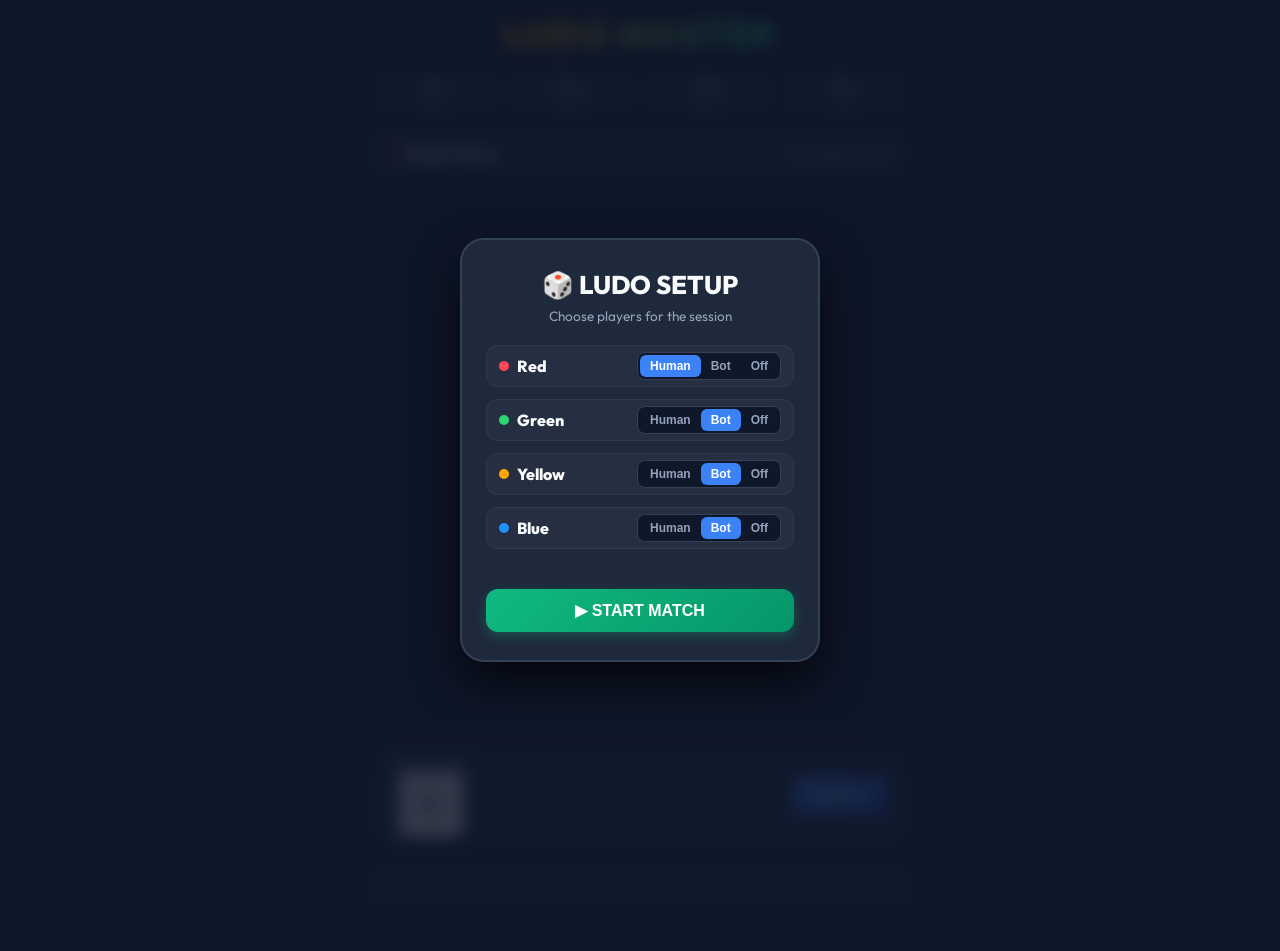
<file: agy/ludo2.html>
<!DOCTYPE html>
<html lang="en">
<head>
  <meta charset="UTF-8" />
  <meta name="viewport" content="width=device-width, initial-scale=1.0, maximum-scale=1.0, user-scalable=no" />
  <title>Ludo Master – Premium Mobile Edition</title>
  <meta name="description" content="A premium, fully responsive Ludo game with smart AI heuristics and a beautiful 3D look." />
  
  <!-- Modern Google Font -->
  <link rel="preconnect" href="https://fonts.googleapis.com">
  <link rel="preconnect" href="https://fonts.gstatic.com" crossorigin>
  <link href="https://fonts.googleapis.com/css2?family=Outfit:wght@400;600;800;900&display=swap" rel="stylesheet">
  
  <style>
    /* =====================================================================
       DESIGN SYSTEM & THEME
       ===================================================================== */
    :root {
      /* Colors */
      --red-color: #ff4757;
      --red-light: #ff7f8b;
      --red-dark: #8b1e28;
      --red-bg: #2a1115;

      --green-color: #2ed573;
      --green-light: #7bed9f;
      --green-dark: #136a32;
      --green-bg: #0c2013;

      --yellow-color: #ffa502;
      --yellow-light: #eccc68;
      --yellow-dark: #885400;
      --yellow-bg: #281d05;

      --blue-color: #1e90ff;
      --blue-light: #70a1ff;
      --blue-dark: #0040aa;
      --blue-bg: #09172d;

      --bg-dark: #0f172a;
      --panel-bg: #1e293b;
      --panel-border: #334155;
      --text-light: #f8fafc;
      --text-dim: #94a3b8;
      --white: #ffffff;
      --gold: #ffd700;

      /* Sizes & Constraints */
      --board-max-size: 540px;
      --board-size: min(92vw, 92vh, var(--board-max-size));
      --cell-size: calc(var(--board-size) / 15);
      
      /* Typography */
      --font-family: 'Outfit', sans-serif;
    }

    /* Reset & Base */
    *, *::before, *::after {
      box-sizing: border-box;
      margin: 0;
      padding: 0;
    }

    html, body {
      height: 100%;
      background-color: var(--bg-dark);
      color: var(--text-light);
      font-family: var(--font-family);
      overflow-x: hidden;
      -webkit-tap-highlight-color: transparent;
      user-select: none;
    }

    body {
      display: flex;
      flex-direction: column;
      align-items: center;
      justify-content: flex-start;
      gap: 12px;
      padding: 12px 8px;
      min-height: 100vh;
    }

    /* Container for layout */
    .game-container {
      width: 100%;
      max-width: var(--board-max-size);
      display: flex;
      flex-direction: column;
      align-items: center;
      gap: 12px;
    }

    /* Header styling */
    header {
      width: 100%;
      text-align: center;
      margin-bottom: 2px;
    }

    header h1 {
      font-size: clamp(1.4rem, 5vw, 2.2rem);
      font-weight: 900;
      letter-spacing: 2px;
      background: linear-gradient(135deg, var(--red-color), var(--yellow-color), var(--green-color), var(--blue-color));
      -webkit-background-clip: text;
      -webkit-text-fill-color: transparent;
      background-clip: text;
    }

    /* Turn Indicator and Status Panel */
    .status-panel {
      width: 100%;
      background: var(--panel-bg);
      border: 1px solid var(--panel-border);
      border-radius: 16px;
      padding: 10px 16px;
      display: flex;
      align-items: center;
      justify-content: space-between;
      min-height: 48px;
      box-shadow: 0 4px 12px rgba(0,0,0,0.3);
    }

    .turn-indicator {
      display: flex;
      align-items: center;
      gap: 8px;
      font-weight: 800;
      font-size: clamp(0.85rem, 3.5vw, 1.1rem);
      letter-spacing: 0.5px;
    }

    .turn-indicator .dot {
      width: 12px;
      height: 12px;
      border-radius: 50%;
      display: inline-block;
      box-shadow: 0 0 8px currentColor;
    }

    .status-msg {
      font-size: clamp(0.75rem, 3vw, 0.9rem);
      color: var(--text-dim);
      font-weight: 600;
    }

    /* Player Chips Row */
    .player-chips {
      display: flex;
      justify-content: space-between;
      gap: 6px;
      width: 100%;
    }

    .chip {
      flex: 1;
      padding: 6px 4px;
      border-radius: 12px;
      font-size: clamp(0.6rem, 2.5vw, 0.78rem);
      font-weight: 800;
      text-align: center;
      background: var(--panel-bg);
      border: 2px solid transparent;
      color: var(--text-dim);
      transition: all 0.25s ease;
      display: flex;
      flex-direction: column;
      align-items: center;
      gap: 2px;
      box-shadow: 0 2px 6px rgba(0,0,0,0.15);
      position: relative;
    }

    .chip.active {
      color: var(--text-light);
      transform: scale(1.04);
      box-shadow: 0 4px 12px rgba(0,0,0,0.3);
    }

    .chip.winner {
      border-color: var(--gold);
      animation: chip-glow 1.5s infinite alternate;
    }

    .chip[data-color="red"].active { border-color: var(--red-color); background: var(--red-bg); }
    .chip[data-color="green"].active { border-color: var(--green-color); background: var(--green-bg); }
    .chip[data-color="yellow"].active { border-color: var(--yellow-color); background: var(--yellow-bg); }
    .chip[data-color="blue"].active { border-color: var(--blue-color); background: var(--blue-bg); }

    .chip-count {
      font-size: 0.85em;
      opacity: 0.8;
    }

    @keyframes chip-glow {
      from { box-shadow: 0 0 4px var(--gold); }
      to { box-shadow: 0 0 12px var(--gold); }
    }

    /* =====================================================================
       LUDO BOARD (CSS Grid 15x15)
       ===================================================================== */
    .board-wrapper {
      width: var(--board-size);
      height: var(--board-size);
      flex-shrink: 0;
      position: relative;
    }

    .board {
      width: 100%;
      height: 100%;
      display: grid;
      grid-template-columns: repeat(15, 1fr);
      grid-template-rows: repeat(15, 1fr);
      border: 4px solid var(--panel-border);
      border-radius: 16px;
      overflow: hidden;
      background: var(--bg-dark);
      box-shadow: 0 12px 36px rgba(0, 0, 0, 0.6);
      position: relative;
    }

    /* Cells base */
    .cell {
      position: relative;
      display: flex;
      align-items: center;
      justify-content: center;
      background-color: #f8fafc;
      border: 1px solid #cbd5e1; /* Cell borders */
      box-sizing: border-box;
      overflow: visible;
    }

    /* Yard Cells (6x6) */
    .yard {
      grid-row-end: span 6;
      grid-column-end: span 6;
      display: flex;
      align-items: center;
      justify-content: center;
      padding: 6%;
      box-sizing: border-box;
      border: 2px solid var(--panel-border);
    }

    .yard.red { background-color: var(--red-bg); }
    .yard.green { background-color: var(--green-bg); }
    .yard.yellow { background-color: var(--yellow-bg); }
    .yard.blue { background-color: var(--blue-bg); }

    /* Yard Inner Plate */
    .yard-inner {
      width: 100%;
      height: 100%;
      background-color: rgba(255, 255, 255, 0.95);
      border-radius: 16px;
      display: grid;
      grid-template-columns: 1fr 1fr;
      grid-template-rows: 1fr 1fr;
      padding: 10%;
      gap: 12%;
      box-shadow: inset 0 2px 8px rgba(0, 0, 0, 0.2);
    }

    /* Piece slots in yard */
    .yard-slot {
      border-radius: 50%;
      border: 2px dashed #94a3b8;
      display: flex;
      align-items: center;
      justify-content: center;
      position: relative;
      background-color: #f1f5f9;
      box-shadow: inset 0 1px 4px rgba(0,0,0,0.1);
    }

    .yard-slot.red { background-color: rgba(255, 71, 87, 0.15); border-color: var(--red-color); }
    .yard-slot.green { background-color: rgba(46, 213, 115, 0.15); border-color: var(--green-color); }
    .yard-slot.yellow { background-color: rgba(255, 165, 2, 0.15); border-color: var(--yellow-color); }
    .yard-slot.blue { background-color: rgba(30, 144, 255, 0.15); border-color: var(--blue-color); }

    /* Safe/Star cell */
    .cell.safe {
      background-color: #e2e8f0;
    }
    .cell.safe::after {
      content: '★';
      font-size: calc(var(--cell-size) * 0.55);
      color: #64748b;
      opacity: 0.6;
      position: absolute;
    }

    /* Home Entrance / Starting Cells */
    .cell.start-red { background-color: var(--red-color); border-color: var(--red-dark); }
    .cell.start-green { background-color: var(--green-color); border-color: var(--green-dark); }
    .cell.start-yellow { background-color: var(--yellow-color); border-color: var(--yellow-dark); }
    .cell.start-blue { background-color: var(--blue-color); border-color: var(--blue-dark); }
    
    .cell.start-red::after, .cell.start-green::after, .cell.start-yellow::after, .cell.start-blue::after {
      content: '★';
      font-size: calc(var(--cell-size) * 0.5);
      color: rgba(255, 255, 255, 0.7);
      position: absolute;
    }

    /* Home Stretch Paths */
    .cell.stretch-red { background-color: var(--red-light); border-color: var(--red-color); }
    .cell.stretch-green { background-color: var(--green-light); border-color: var(--green-color); }
    .cell.stretch-yellow { background-color: var(--yellow-light); border-color: var(--yellow-color); }
    .cell.stretch-blue { background-color: var(--blue-light); border-color: var(--blue-color); }

    /* Arrow cells */
    .cell.arrow-red::after { content: '▶'; font-size: calc(var(--cell-size) * 0.45); color: var(--red-dark); opacity: 0.7; }
    .cell.arrow-green::after { content: '▼'; font-size: calc(var(--cell-size) * 0.45); color: var(--green-dark); opacity: 0.7; }
    .cell.arrow-yellow::after { content: '◀'; font-size: calc(var(--cell-size) * 0.45); color: var(--yellow-dark); opacity: 0.7; }
    .cell.arrow-blue::after { content: '▲'; font-size: calc(var(--cell-size) * 0.45); color: var(--blue-dark); opacity: 0.7; }

    /* Center Home (Trianglised) */
    .center-home {
      grid-row: 7 / span 3;
      grid-column: 7 / span 3;
      position: relative;
      background-color: #cbd5e1;
      border: 2px solid var(--panel-border);
      box-sizing: border-box;
    }

    .center-svg {
      width: 100%;
      height: 100%;
      position: absolute;
      top: 0;
      left: 0;
    }

    /* Dynamic Piece Overlay Areas in Center Home */
    .center-home-area {
      position: absolute;
      display: flex;
      align-items: center;
      justify-content: center;
      gap: 3px;
      flex-wrap: wrap;
      pointer-events: none;
      z-index: 20;
    }

    .center-home-area.red { left: 0; top: 0; width: 45%; height: 100%; padding-left: 5px; justify-content: flex-start; }
    .center-home-area.green { left: 0; top: 0; width: 100%; height: 45%; padding-top: 5px; align-items: flex-start; }
    .center-home-area.yellow { right: 0; top: 0; width: 45%; height: 100%; padding-right: 5px; justify-content: flex-end; }
    .center-home-area.blue { left: 0; bottom: 0; width: 100%; height: 45%; padding-bottom: 5px; align-items: flex-end; }

    /* =====================================================================
       GAME PIECES
       ===================================================================== */
    .piece {
      width: 78%;
      height: 78%;
      border-radius: 50%;
      border: 2px solid #ffffff;
      box-shadow: 0 4px 8px rgba(0,0,0,0.35), inset 0 2px 4px rgba(255,255,255,0.4);
      cursor: pointer;
      position: relative;
      z-index: 10;
      transition: transform 0.15s ease, box-shadow 0.15s ease;
      display: flex;
      align-items: center;
      justify-content: center;
      font-size: calc(var(--cell-size) * 0.32);
      font-weight: 900;
      color: white;
      text-shadow: 0 1px 2px rgba(0,0,0,0.6);
    }

    .piece::after {
      content: '';
      position: absolute;
      width: 45%;
      height: 45%;
      border-radius: 50%;
      border: 1px solid rgba(255,255,255,0.3);
      background: rgba(255, 255, 255, 0.4);
      box-shadow: inset 0 1px 2px rgba(0,0,0,0.3);
    }

    .piece[data-color="red"] { background: radial-gradient(circle at 35% 35%, var(--red-light), var(--red-color) 70%, var(--red-dark)); }
    .piece[data-color="green"] { background: radial-gradient(circle at 35% 35%, var(--green-light), var(--green-color) 70%, var(--green-dark)); }
    .piece[data-color="yellow"] { background: radial-gradient(circle at 35% 35%, var(--yellow-light), var(--yellow-color) 70%, var(--yellow-dark)); }
    .piece[data-color="blue"] { background: radial-gradient(circle at 35% 35%, var(--blue-light), var(--blue-color) 70%, var(--blue-dark)); }

    /* Multiple pieces on a single cell layout scaling */
    .cell[data-count="2"] .piece { width: 45%; height: 45%; }
    .cell[data-count="3"] .piece, .cell[data-count="4"] .piece { width: 40%; height: 40%; }
    .cell[data-count="5"] .piece, .cell[data-count="6"] .piece { width: 32%; height: 32%; }

    /* Center pieces scaling */
    .center-home-area .piece {
      width: clamp(14px, 4vw, 22px);
      height: clamp(14px, 4vw, 22px);
      font-size: 0px; /* Hide text in center */
    }

    /* Human Move Available Highlight and Animation */
    .piece.movable {
      animation: piece-pulse 0.8s infinite alternate ease-in-out;
      z-index: 15;
    }

    @keyframes piece-pulse {
      0% {
        transform: scale(1.0);
        box-shadow: 0 4px 8px rgba(0,0,0,0.35), 0 0 0px var(--gold);
      }
      100% {
        transform: scale(1.18);
        box-shadow: 0 6px 14px rgba(0,0,0,0.45), 0 0 12px var(--gold);
        border-color: var(--gold);
      }
    }

    .piece.captured {
      animation: piece-capture-anim 0.5s ease-out forwards;
    }

    @keyframes piece-capture-anim {
      0% { transform: scale(1.2) rotate(0deg); opacity: 1; }
      50% { transform: scale(1.5) rotate(180deg); opacity: 0.8; }
      100% { transform: scale(0.1) rotate(360deg); opacity: 0; }
    }

    /* =====================================================================
       3D DICE & CONTROLS
       ===================================================================== */
    .controls-panel {
      width: 100%;
      background: var(--panel-bg);
      border: 1px solid var(--panel-border);
      border-radius: 16px;
      padding: 12px 20px;
      display: flex;
      align-items: center;
      justify-content: space-between;
      gap: 16px;
      box-shadow: 0 4px 12px rgba(0,0,0,0.3);
    }

    .dice-container {
      display: flex;
      flex-direction: column;
      align-items: center;
      gap: 6px;
    }

    .dice-label {
      font-size: 0.7rem;
      color: var(--text-dim);
      text-transform: uppercase;
      letter-spacing: 1px;
      font-weight: 800;
    }

    /* 3D Dice styling */
    .dice-3d-scene {
      width: 60px;
      height: 60px;
      perspective: 300px;
      cursor: pointer;
    }

    .dice-3d-scene.disabled {
      opacity: 0.5;
      cursor: not-allowed;
      pointer-events: none;
    }

    .dice-cube {
      width: 100%;
      height: 100%;
      position: relative;
      transform-style: preserve-3d;
      transition: transform 0.8s cubic-bezier(0.2, 0.8, 0.3, 1);
    }

    .dice-face {
      position: absolute;
      width: 60px;
      height: 60px;
      background: #f8fafc;
      border: 2px solid #cbd5e1;
      border-radius: 12px;
      display: grid;
      grid-template-columns: repeat(3, 1fr);
      grid-template-rows: repeat(3, 1fr);
      padding: 6px;
      box-sizing: border-box;
      box-shadow: inset 0 0 10px rgba(0,0,0,0.1), 0 4px 8px rgba(0,0,0,0.25);
    }

    /* Pip styles */
    .pip {
      display: block;
      background-color: #1e293b;
      border-radius: 50%;
      width: 9px;
      height: 9px;
      margin: auto;
    }

    /* 3D Rotations for faces */
    .dice-face.face-1 { transform: rotateY(0deg) translateZ(30px); }
    .dice-face.face-2 { transform: rotateY(90deg) translateZ(30px); }
    .dice-face.face-3 { transform: rotateX(90deg) translateZ(30px); }
    .dice-face.face-4 { transform: rotateX(-90deg) translateZ(30px); }
    .dice-face.face-5 { transform: rotateY(-90deg) translateZ(30px); }
    .dice-face.face-6 { transform: rotateY(180deg) translateZ(30px); }

    /* Face pip layouts */
    .face-1 .pip:nth-child(1) { grid-area: 2 / 2; }

    .face-2 .pip:nth-child(1) { grid-area: 1 / 1; }
    .face-2 .pip:nth-child(2) { grid-area: 3 / 3; }

    .face-3 .pip:nth-child(1) { grid-area: 1 / 1; }
    .face-3 .pip:nth-child(2) { grid-area: 2 / 2; }
    .face-3 .pip:nth-child(3) { grid-area: 3 / 3; }

    .face-4 .pip:nth-child(1) { grid-area: 1 / 1; }
    .face-4 .pip:nth-child(2) { grid-area: 1 / 3; }
    .face-4 .pip:nth-child(3) { grid-area: 3 / 1; }
    .face-4 .pip:nth-child(4) { grid-area: 3 / 3; }

    .face-5 .pip:nth-child(1) { grid-area: 1 / 1; }
    .face-5 .pip:nth-child(2) { grid-area: 1 / 3; }
    .face-5 .pip:nth-child(3) { grid-area: 2 / 2; }
    .face-5 .pip:nth-child(4) { grid-area: 3 / 1; }
    .face-5 .pip:nth-child(5) { grid-area: 3 / 3; }

    .face-6 .pip:nth-child(1) { grid-area: 1 / 1; }
    .face-6 .pip:nth-child(2) { grid-area: 1 / 3; }
    .face-6 .pip:nth-child(3) { grid-area: 2 / 1; }
    .face-6 .pip:nth-child(4) { grid-area: 2 / 3; }
    .face-6 .pip:nth-child(5) { grid-area: 3 / 1; }
    .face-6 .pip:nth-child(6) { grid-area: 3 / 3; }

    /* Dice Rolling Spin Animation */
    .dice-cube.spinning {
      animation: dice-spin-anim 0.6s linear infinite;
    }

    @keyframes dice-spin-anim {
      0% { transform: rotateX(0deg) rotateY(0deg) rotateZ(0deg); }
      100% { transform: rotateX(360deg) rotateY(360deg) rotateZ(360deg); }
    }

    /* Panel buttons */
    .btn-primary {
      padding: 10px 20px;
      background: linear-gradient(135deg, #3b82f6, #1d4ed8);
      color: white;
      border: none;
      border-radius: 12px;
      font-size: 0.95rem;
      font-weight: 700;
      cursor: pointer;
      box-shadow: 0 4px 12px rgba(37, 99, 235, 0.3);
      transition: transform 0.15s ease, box-shadow 0.15s ease;
      letter-spacing: 0.5px;
    }

    .btn-primary:hover {
      transform: translateY(-2px);
      box-shadow: 0 6px 16px rgba(37, 99, 235, 0.4);
    }
    .btn-primary:active { transform: translateY(0); }

    /* =====================================================================
       GAME LOG & HISTORY
       ===================================================================== */
    .log-panel {
      width: 100%;
    }

    .log-list {
      background: var(--panel-bg);
      border: 1px solid var(--panel-border);
      border-radius: 12px;
      padding: 10px 14px;
      height: 80px;
      overflow-y: auto;
      font-size: clamp(0.72rem, 3vw, 0.8rem);
      color: var(--text-dim);
      display: flex;
      flex-direction: column-reverse;
      gap: 3px;
      box-shadow: inset 0 2px 6px rgba(0,0,0,0.2);
    }

    .log-entry {
      padding: 2px 0;
      border-bottom: 1px solid rgba(255,255,255,0.03);
    }
    .log-entry.red { color: var(--red-light); }
    .log-entry.green { color: var(--green-light); }
    .log-entry.yellow { color: var(--yellow-light); }
    .log-entry.blue { color: var(--blue-light); }
    .log-entry.system { color: #f8fafc; font-weight: 600; }

    /* =====================================================================
       OVERLAYS & MODALS
       ===================================================================== */
    .overlay {
      display: none;
      position: fixed;
      inset: 0;
      background: rgba(15, 23, 42, 0.85);
      z-index: 100;
      align-items: center;
      justify-content: center;
      backdrop-filter: blur(8px);
      animation: fade-in 0.3s ease-out;
    }

    .overlay.show { display: flex; }

    .card {
      background: var(--panel-bg);
      border: 2px solid var(--panel-border);
      border-radius: 24px;
      padding: 28px 24px;
      width: min(360px, 92vw);
      text-align: center;
      box-shadow: 0 20px 48px rgba(0, 0, 0, 0.7);
      animation: card-scale-up 0.4s cubic-bezier(0.175, 0.885, 0.32, 1.15);
    }

    @keyframes fade-in {
      from { opacity: 0; }
      to { opacity: 1; }
    }

    @keyframes card-scale-up {
      from { transform: scale(0.85); opacity: 0; }
      to { transform: scale(1); opacity: 1; }
    }

    .card h2 {
      font-size: 1.6rem;
      font-weight: 800;
      margin-bottom: 6px;
    }

    .card p {
      color: var(--text-dim);
      font-size: 0.85rem;
      margin-bottom: 20px;
    }

    /* Config rows for setup */
    .setup-row {
      display: flex;
      align-items: center;
      justify-content: space-between;
      margin-bottom: 12px;
      padding: 6px 12px;
      background: rgba(255,255,255,0.03);
      border-radius: 12px;
      border: 1px solid rgba(255,255,255,0.05);
    }

    .setup-row label {
      font-weight: 800;
      display: flex;
      align-items: center;
      gap: 8px;
    }

    .setup-row label .dot {
      width: 10px;
      height: 10px;
      border-radius: 50%;
    }

    .btn-group {
      display: flex;
      background: var(--bg-dark);
      border-radius: 8px;
      padding: 2px;
      border: 1px solid var(--panel-border);
    }

    .btn-group button {
      padding: 4px 10px;
      font-size: 0.75rem;
      font-weight: 700;
      background: transparent;
      border: none;
      color: var(--text-dim);
      border-radius: 6px;
      cursor: pointer;
      transition: all 0.15s ease;
    }

    .btn-group button.selected {
      background: #3b82f6;
      color: white;
    }

    .setup-error {
      color: var(--red-color);
      font-size: 0.8rem;
      font-weight: 600;
      margin-bottom: 10px;
      height: 18px;
    }

    #btn-start-game {
      width: 100%;
      padding: 12px;
      background: linear-gradient(135deg, #10b981, #059669);
      border: none;
      border-radius: 12px;
      color: white;
      font-weight: 800;
      font-size: 1rem;
      cursor: pointer;
      box-shadow: 0 4px 12px rgba(16, 185, 129, 0.3);
      transition: all 0.15s ease;
    }

    #btn-start-game:hover {
      transform: translateY(-2px);
      box-shadow: 0 6px 16px rgba(16, 185, 129, 0.4);
    }

    /* Winner Overlays */
    .winner-overlay .trophy {
      font-size: 3rem;
      margin-bottom: 10px;
      animation: trophy-bounce 1s infinite alternate ease-in-out;
    }

    @keyframes trophy-bounce {
      from { transform: translateY(0); }
      to { transform: translateY(-8px); }
    }

    .rankings-list {
      text-align: left;
      margin: 15px 0 25px 0;
      padding: 10px 14px;
      background: rgba(255,255,255,0.03);
      border-radius: 12px;
    }

    .rankings-list div {
      padding: 4px 0;
      font-weight: 700;
      font-size: 0.9rem;
      border-bottom: 1px solid rgba(255,255,255,0.03);
    }

    .rankings-list div:last-child {
      border: none;
    }

    #btn-play-again {
      width: 100%;
      padding: 12px;
      background: linear-gradient(135deg, var(--gold), #d97706);
      color: #1e293b;
      border: none;
      border-radius: 12px;
      font-weight: 800;
      font-size: 1rem;
      cursor: pointer;
      box-shadow: 0 4px 12px rgba(217, 119, 6, 0.3);
    }

    /* Mobile optimization responsive adjustments */
    @media (max-height: 680px) {
      body {
        gap: 8px;
        padding: 6px 6px;
      }
      .log-list {
        height: 60px;
      }
    }
  </style>
</head>
<body>

<div class="game-container">
  <header>
    <h1>LUDO MASTER</h1>
  </header>

  <!-- Player chips at the top -->
  <div class="player-chips">
    <div class="chip" data-player="0" data-color="red">
      <span class="chip-name">Red</span>
      <span class="chip-count" id="count-0">0/4</span>
    </div>
    <div class="chip" data-player="1" data-color="green">
      <span class="chip-name">Green</span>
      <span class="chip-count" id="count-1">0/4</span>
    </div>
    <div class="chip" data-player="2" data-color="yellow">
      <span class="chip-name">Yellow</span>
      <span class="chip-count" id="count-2">0/4</span>
    </div>
    <div class="chip" data-player="3" data-color="blue">
      <span class="chip-name">Blue</span>
      <span class="chip-count" id="count-3">0/4</span>
    </div>
  </div>

  <!-- Game status message -->
  <div class="status-panel">
    <div class="turn-indicator" id="turn-indicator">
      <span class="dot" id="turn-dot" style="color:var(--red-color)"></span>
      <span id="turn-name">Red's Turn</span>
    </div>
    <span class="status-msg" id="status-msg">Click dice to roll</span>
  </div>

  <!-- Ludo Board Container -->
  <div class="board-wrapper">
    <div class="board" id="board">
      <!-- Grid cells will be generated here dynamically by JS -->
    </div>
  </div>

  <!-- Dice controller area -->
  <div class="controls-panel">
    <div class="dice-container">
      <span class="dice-label" id="dice-label">Tap to roll</span>
      <div class="dice-3d-scene" id="dice-scene" title="Click to roll">
        <div class="dice-cube" id="dice-cube">
          <div class="dice-face face-1">
            <span class="pip"></span>
          </div>
          <div class="dice-face face-2">
            <span class="pip"></span>
            <span class="pip"></span>
          </div>
          <div class="dice-face face-3">
            <span class="pip"></span>
            <span class="pip"></span>
            <span class="pip"></span>
          </div>
          <div class="dice-face face-4">
            <span class="pip"></span>
            <span class="pip"></span>
            <span class="pip"></span>
            <span class="pip"></span>
          </div>
          <div class="dice-face face-5">
            <span class="pip"></span>
            <span class="pip"></span>
            <span class="pip"></span>
            <span class="pip"></span>
            <span class="pip"></span>
          </div>
          <div class="dice-face face-6">
            <span class="pip"></span>
            <span class="pip"></span>
            <span class="pip"></span>
            <span class="pip"></span>
            <span class="pip"></span>
            <span class="pip"></span>
          </div>
        </div>
      </div>
    </div>
    <button class="btn-primary" id="btn-restart">Restart</button>
  </div>

  <!-- Live log panel -->
  <div class="log-panel">
    <div class="log-list" id="log-list">
      <div class="log-entry system">🎮 Setup complete. Click Start to begin!</div>
    </div>
  </div>
</div>

<!-- Winner Overlay -->
<div class="overlay" id="winner-overlay">
  <div class="card winner-card">
    <div class="trophy">🏆</div>
    <h2 id="winner-text">Red Wins!</h2>
    <p>Rankings of the matches:</p>
    <div class="rankings-list" id="rankings-list">
      <!-- Generated in JS -->
    </div>
    <button id="btn-play-again">Play Again</button>
  </div>
</div>

<!-- Configuration Setup Overlay -->
<div class="overlay show" id="setup-overlay">
  <div class="card setup-card">
    <h2>🎲 LUDO SETUP</h2>
    <p>Choose players for the session</p>

    <div class="setup-row">
      <label><span class="dot" style="background-color:var(--red-color)"></span> Red</label>
      <div class="btn-group" id="group-0">
        <button data-val="human" class="selected">Human</button>
        <button data-val="bot">Bot</button>
        <button data-val="off">Off</button>
      </div>
    </div>
    <div class="setup-row">
      <label><span class="dot" style="background-color:var(--green-color)"></span> Green</label>
      <div class="btn-group" id="group-1">
        <button data-val="human">Human</button>
        <button data-val="bot" class="selected">Bot</button>
        <button data-val="off">Off</button>
      </div>
    </div>
    <div class="setup-row">
      <label><span class="dot" style="background-color:var(--yellow-color)"></span> Yellow</label>
      <div class="btn-group" id="group-2">
        <button data-val="human">Human</button>
        <button data-val="bot" class="selected">Bot</button>
        <button data-val="off">Off</button>
      </div>
    </div>
    <div class="setup-row">
      <label><span class="dot" style="background-color:var(--blue-color)"></span> Blue</label>
      <div class="btn-group" id="group-3">
        <button data-val="human">Human</button>
        <button data-val="bot" class="selected">Bot</button>
        <button data-val="off">Off</button>
      </div>
    </div>

    <div class="setup-error" id="setup-error"></div>
    <button id="btn-start-game">▶ START MATCH</button>
  </div>
</div>

<script>
'use strict';

/* =====================================================================
   SOUND EFFECTS SYNTHESIS (Web Audio API)
   ===================================================================== */
const Sound = {
  ctx: null,
  init() {
    if (!this.ctx) {
      this.ctx = new (window.AudioContext || window.webkitAudioContext)();
    }
  },
  playRoll() {
    this.init();
    if (!this.ctx) return;
    const now = this.ctx.currentTime;
    const osc = this.ctx.createOscillator();
    const gain = this.ctx.createGain();
    osc.type = 'triangle';
    osc.frequency.setValueAtTime(120, now);
    osc.frequency.exponentialRampToValueAtTime(320, now + 0.18);
    gain.gain.setValueAtTime(0.08, now);
    gain.gain.linearRampToValueAtTime(0, now + 0.18);
    osc.connect(gain);
    gain.connect(this.ctx.destination);
    osc.start(now);
    osc.stop(now + 0.18);
  },
  playMove() {
    this.init();
    if (!this.ctx) return;
    const now = this.ctx.currentTime;
    const osc = this.ctx.createOscillator();
    const gain = this.ctx.createGain();
    osc.type = 'sine';
    osc.frequency.setValueAtTime(260, now);
    osc.frequency.exponentialRampToValueAtTime(450, now + 0.1);
    gain.gain.setValueAtTime(0.12, now);
    gain.gain.linearRampToValueAtTime(0, now + 0.1);
    osc.connect(gain);
    gain.connect(this.ctx.destination);
    osc.start(now);
    osc.stop(now + 0.1);
  },
  playCapture() {
    this.init();
    if (!this.ctx) return;
    const now = this.ctx.currentTime;
    const osc = this.ctx.createOscillator();
    const gain = this.ctx.createGain();
    osc.type = 'sawtooth';
    osc.frequency.setValueAtTime(440, now);
    osc.frequency.linearRampToValueAtTime(110, now + 0.45);
    gain.gain.setValueAtTime(0.15, now);
    gain.gain.linearRampToValueAtTime(0, now + 0.45);
    osc.connect(gain);
    gain.connect(this.ctx.destination);
    osc.start(now);
    osc.stop(now + 0.45);
  },
  playHome() {
    this.init();
    if (!this.ctx) return;
    const now = this.ctx.currentTime;
    const notes = [523.25, 659.25, 783.99, 1046.50]; // C5, E5, G5, C6
    notes.forEach((freq, idx) => {
      const osc = this.ctx.createOscillator();
      const gain = this.ctx.createGain();
      osc.type = 'sine';
      osc.frequency.setValueAtTime(freq, now + idx * 0.08);
      gain.gain.setValueAtTime(0.08, now + idx * 0.08);
      gain.gain.linearRampToValueAtTime(0, now + idx * 0.08 + 0.14);
      osc.connect(gain);
      gain.connect(this.ctx.destination);
      osc.start(now + idx * 0.08);
      osc.stop(now + idx * 0.08 + 0.14);
    });
  }
};

/* =====================================================================
   BOARD LAYOUT DEFINITION & COORDINATES
   ===================================================================== */

const PLAYER_COLORS = ['red', 'green', 'yellow', 'blue'];
const PLAYER_NAMES  = ['Red', 'Green', 'Yellow', 'Blue'];

// 52 common track cells in clockwise order starting from red's entrance segment
const TRACK_COORDS = [
  {r: 6, c: 1}, {r: 6, c: 2}, {r: 6, c: 3}, {r: 6, c: 4}, {r: 6, c: 5}, // Left arm top row
  {r: 5, c: 6}, {r: 4, c: 6}, {r: 3, c: 6}, {r: 2, c: 6}, {r: 1, c: 6}, // Top arm left col
  {r: 0, c: 6},                                                         // Top-left transition corner
  {r: 0, c: 7}, {r: 0, c: 8},                                           // Top transition
  {r: 1, c: 8}, {r: 2, c: 8}, {r: 3, c: 8}, {r: 4, c: 8}, {r: 5, c: 8}, // Top arm right col
  {r: 6, c: 9}, {r: 6, c: 10}, {r: 6, c: 11}, {r: 6, c: 12}, {r: 6, c: 13}, // Right arm top row
  {r: 6, c: 14},                                                        // Top-right transition corner
  {r: 7, c: 14}, {r: 8, c: 14},                                         // Right transition
  {r: 8, c: 13}, {r: 8, c: 12}, {r: 8, c: 11}, {r: 8, c: 10}, {r: 8, c: 9}, // Right arm bottom row
  {r: 9, c: 8}, {r: 10, c: 8}, {r: 11, c: 8}, {r: 12, c: 8}, {r: 13, c: 8}, // Bottom arm right col
  {r: 14, c: 8},                                                        // Bottom-right transition corner
  {r: 14, c: 7}, {r: 14, c: 6},                                         // Bottom transition
  {r: 13, c: 6}, {r: 12, c: 6}, {r: 11, c: 6}, {r: 10, c: 6}, {r: 9, c: 6}, // Bottom arm left col
  {r: 8, c: 5}, {r: 8, c: 4}, {r: 8, c: 3}, {r: 8, c: 2}, {r: 8, c: 1}, // Left arm bottom row
  {r: 8, c: 0},                                                         // Bottom-left transition corner
  {r: 7, c: 0}, {r: 6, c: 0}                                            // Left transition
];

// 8 safe coordinates on the track (4 starting spots + 4 stars)
const SAFE_COORDS = [
  {r: 6, c: 1},  {r: 2, c: 6},  {r: 1, c: 8},  {r: 6, c: 12},
  {r: 8, c: 13}, {r: 12, c: 8}, {r: 13, c: 6}, {r: 8, c: 2}
];

// Spawn/Base piece coordinates in each home yard (Red, Green, Yellow, Blue)
const SPAWN_COORDS = [
  [[1, 1], [1, 3], [3, 1], [3, 3]], // Red (TL yard)
  [[1, 11], [1, 13], [3, 11], [3, 13]], // Green (TR yard)
  [[11, 11], [11, 13], [13, 11], [13, 13]], // Yellow (BR yard)
  [[11, 1], [11, 3], [13, 1], [13, 3]]  // Blue (BL yard)
];

// Generate individual 57-step coordinate paths for each player (0..50 track, 51..55 stretch, 56 center)
const PLAYER_PATHS = [];
(function generatePaths() {
  for (let p = 0; p < 4; p++) {
    const path = [];
    const startIdx = p * 13; // Each color starting cell is spaced 13 cells apart
    
    // 51 common track cells
    for (let i = 0; i < 51; i++) {
      path.push(TRACK_COORDS[(startIdx + i) % 52]);
    }
    
    // 5 home stretch cells
    const stretch = [
      [{r: 7, c: 1}, {r: 7, c: 2}, {r: 7, c: 3}, {r: 7, c: 4}, {r: 7, c: 5}], // Red stretch
      [{r: 1, c: 7}, {r: 2, c: 7}, {r: 3, c: 7}, {r: 4, c: 7}, {r: 5, c: 7}], // Green stretch
      [{r: 7, c: 13}, {r: 7, c: 12}, {r: 7, c: 11}, {r: 7, c: 10}, {r: 7, c: 9}], // Yellow stretch
      [{r: 13, c: 7}, {r: 12, c: 7}, {r: 11, c: 7}, {r: 10, c: 7}, {r: 9, c: 7}]  // Blue stretch
    ][p];
    path.push(...stretch);
    
    // 1 center finish cell
    const center = [
      {r: 7, c: 6}, // Red center home
      {r: 6, c: 7}, // Green center home
      {r: 7, c: 8}, // Yellow center home
      {r: 8, c: 7}  // Blue center home
    ][p];
    path.push(center);
    
    PLAYER_PATHS.push(path);
  }
})();

const sleep = ms => new Promise(res => setTimeout(res, ms));

/* =====================================================================
   ARCHITECTURAL IMPLEMENTATION: MODELS & STATE MACHINE
   ===================================================================== */

/**
 * Piece Class
 * Tracks individual token coordinates and home status
 */
class Piece {
  constructor(playerId, pieceId) {
    this.playerId = playerId;
    this.pieceId = pieceId;
    this.color = PLAYER_COLORS[playerId];
    this.step = -1; // -1 means in yard, 0 is start, 56 is home center
  }

  get isHomeYard() { return this.step === -1; }
  get isFinished() { return this.step === 56; }
  get isLocked() { return this.step === -1; }

  reset() {
    this.step = -1;
  }
}

/**
 * Player Class
 * Tracks players details and pieces state
 */
class Player {
  constructor(id, type = 'human') {
    this.id = id;
    this.type = type; // 'human', 'bot', 'off'
    this.name = PLAYER_NAMES[id];
    this.color = PLAYER_COLORS[id];
    this.pieces = Array.from({ length: 4 }, (_, i) => new Piece(id, i));
    this.rank = null;
  }

  get isActive() { return this.type !== 'off'; }
  get isWinner() { return this.pieces.every(p => p.isFinished); }
  get finishedCount() { return this.pieces.filter(p => p.isFinished).length; }
}

/**
 * AutoPlayer (Bot Logic Heuristics)
 * Implements a configurable decision tree for CPU players
 */
class AutoPlayer {
  /**
   * Evaluates all legal moves and picks the best one using weighting.
   * @param {Player} player 
   * @param {number} diceValue 
   * @param {GameState} gameState 
   * @returns {Piece|null}
   */
  static selectBestMove(player, diceValue, gameState) {
    const validPieces = gameState.getValidPiecesToMove(player, diceValue);
    if (validPieces.length === 0) return null;

    // Phase 1 (Basic Setup fallback)
    // To implement a pure random player:
    // return validPieces[Math.floor(Math.random() * validPieces.length)];

    // Phase 2: Heuristic-based weighted logic
    let bestPiece = null;
    let maxWeight = -Infinity;

    for (const piece of validPieces) {
      let weight = 0;
      const currentStep = piece.step;
      const nextStep = currentStep === -1 ? 0 : currentStep + diceValue;

      // ==========================================
      // // TODO: Implement Custom Heuristic Logic
      // Here you can inject custom minimax, evaluation functions,
      // safety weight adjustments, or alternative heuristic logic.
      // ==========================================

      const currentCoord = currentStep !== -1 ? PLAYER_PATHS[player.id][currentStep] : null;
      const targetCoord = PLAYER_PATHS[player.id][nextStep];

      // 1. CAPTURE PRIORITY (Highest weight)
      // Check if moving to this target coordinate will capture any opponents
      const willCapture = gameState.checkCaptureImminent(player.id, targetCoord);
      if (willCapture) {
        weight += 1200;
      }

      // 2. HOME RUN PRIORITY
      // Prioritize getting a piece directly into the home center (step 56)
      if (nextStep === 56) {
        weight += 900;
      }

      // 3. ENTERING PATH (Unlocking piece)
      // Getting a piece out of the yard is highly important to develop game presence
      if (currentStep === -1 && diceValue === 6) {
        weight += 700;
      }

      // 4. ESCAPING DANGER
      // If the piece is currently vulnerable to capture and is not on a safe cell, prioritize moving it
      if (currentCoord && gameState.isPieceVulnerable(player.id, currentCoord) && !gameState.isCoordinateSafe(currentCoord)) {
        weight += 400;
      }

      // 5. LANDING ON SAFE CELL
      // Prioritize ending movement in a safe zone (stars or start cells)
      if (gameState.isCoordinateSafe(targetCoord)) {
        weight += 300;
      }

      // 6. MOVING VULNERABLE PIECES INTO HOME STRETCH
      // Entering home stretch is completely safe from captures
      if (nextStep >= 51 && currentStep < 51) {
        weight += 250;
      }

      // 7. PATH PROGRESSION (General progression weight)
      // Prefer moving pieces that are further along the board to score home goals
      weight += nextStep * 1.5;

      // 8. TIE BREAKER
      // Slight random value to avoid static/deterministic movements on similar weight values
      weight += Math.random() * 8;

      if (weight > maxWeight) {
        maxWeight = weight;
        bestPiece = piece;
      }
    }

    return bestPiece;
  }
}

/**
 * GameState Class
 * Manages game loop events, turns, positioning rules, and victory conditions
 */
class GameState {
  constructor() {
    this.players = [];
    this.activePlayers = []; // Filtered list of active players
    this.currentPlayerIdx = 0; // Index in activePlayers
    this.diceValue = 0;
    this.statePhase = 'setup'; // 'setup' | 'rolling' | 'moving' | 'bot-thinking' | 'gameover'
    this.rankings = [];
    this.rollAgainCount = 0;
  }

  init(configs) {
    this.players = configs.map((type, idx) => new Player(idx, type));
    this.activePlayers = this.players.filter(p => p.isActive);
    this.currentPlayerIdx = 0;
    this.diceValue = 0;
    this.statePhase = 'rolling';
    this.rankings = [];
    this.rollAgainCount = 0;

    // Reset all pieces
    this.players.forEach(p => p.pieces.forEach(piece => piece.reset()));
  }

  get currentPlayer() {
    return this.activePlayers[this.currentPlayerIdx];
  }

  /**
   * Evaluates if a player has any legal moves available for a given roll
   */
  getValidPiecesToMove(player, roll) {
    return player.pieces.filter(piece => {
      if (piece.isFinished) return false;
      if (piece.step === -1) {
        return roll === 6; // Requires a 6 to escape the yard
      }
      return piece.step + roll <= 56; // Cannot overshoot the center
    });
  }

  /**
   * Helper to check if a specific target coordinate is safe from capture
   */
  isCoordinateSafe(coord) {
    return SAFE_COORDS.some(s => s.r === coord.r && s.c === coord.c);
  }

  /**
   * Returns true if target coordinate has opponent piece(s) that can be captured
   */
  checkCaptureImminent(playerId, targetCoord) {
    if (this.isCoordinateSafe(targetCoord)) return false;
    
    return this.activePlayers.some(p => {
      if (p.id === playerId) return false;
      return p.pieces.some(piece => {
        if (piece.step >= 0 && piece.step < 51) {
          const coord = PLAYER_PATHS[p.id][piece.step];
          return coord.r === targetCoord.r && coord.c === targetCoord.c;
        }
        return false;
      });
    });
  }

  /**
   * Checks if an opponent has a piece behind that can capture this piece
   */
  isPieceVulnerable(playerId, coord) {
    // Basic vulnerability check: is an opponent within 6 steps behind on the track?
    // Map coord to common track index
    const trackIdx = TRACK_COORDS.findIndex(t => t.r === coord.r && t.c === coord.c);
    if (trackIdx === -1) return false;

    return this.activePlayers.some(p => {
      if (p.id === playerId) return false;
      return p.pieces.some(piece => {
        if (piece.step >= 0 && piece.step < 51) {
          const oppIdx = TRACK_COORDS.findIndex(t => t.r === PLAYER_PATHS[p.id][piece.step].r && t.c === PLAYER_PATHS[p.id][piece.step].c);
          if (oppIdx !== -1) {
            let dist = trackIdx - oppIdx;
            if (dist < 0) dist += 52;
            return dist > 0 && dist <= 6; // Within range of single dice roll
          }
        }
        return false;
      });
    });
  }

  /**
   * Cycles active turns or sets up roll agains
   */
  switchTurn(rolledSix = false, capturedOpponent = false, reachedHome = false) {
    // If rolled a 6, captured someone, or got a piece home, they get to roll again (up to 3 consecutive 6s)
    if (rolledSix) {
      this.rollAgainCount++;
      if (this.rollAgainCount >= 3) {
        // Punish three consecutive 6s: lose turn
        this.rollAgainCount = 0;
        this.logSystem(`${this.currentPlayer.name} rolled 3 sixes in a row! Turn forfeited.`);
      } else {
        this.statePhase = 'rolling';
        return; // Retains current player turn
      }
    } else if (capturedOpponent || reachedHome) {
      this.rollAgainCount = 0; // Reset 6 counter but roll again
      this.statePhase = 'rolling';
      return;
    } else {
      this.rollAgainCount = 0;
    }

    // Standard turn switch: advance index
    do {
      this.currentPlayerIdx = (this.currentPlayerIdx + 1) % this.activePlayers.length;
    } while (this.currentPlayer.isWinner);

    this.statePhase = 'rolling';
  }

  /**
   * Records ranking if a player completes all pieces
   */
  updateRankings(player) {
    if (player.isWinner && !this.rankings.includes(player)) {
      player.rank = this.rankings.length + 1;
      this.rankings.push(player);
      this.logSystem(`🏅 ${player.name} finished in position ${player.rank}!`);
    }
  }

  isGameOver() {
    // Game is over when only 1 active player is left who hasn't finished
    const playersRemaining = this.activePlayers.filter(p => !p.isWinner);
    return playersRemaining.length <= 1;
  }

  logSystem(msg) {
    // Dispatch system log (handled by controller listeners)
    if (this.onLog) this.onLog('system', msg);
  }
}

/* =====================================================================
   BOARD RENDERER & INTERACTION CONTROLLER
   ===================================================================== */

class BoardRenderer {
  constructor(boardEl) {
    this.boardEl = boardEl;
  }

  /**
   * Dynamically build the Ludo cells on the CSS grid
   */
  buildBoard() {
    this.boardEl.innerHTML = '';

    // Create a 15x15 cell map representation
    for (let r = 0; r < 15; r++) {
      for (let c = 0; c < 15; c++) {
        // 1. Yards (Corners)
        if (r < 6 && c < 6) {
          if (r === 0 && c === 0) this.createYardCell(0, 'red'); // Row 0-5, Col 0-5 Red
          continue;
        }
        if (r < 6 && c >= 9) {
          if (r === 0 && c === 9) this.createYardCell(1, 'green'); // Row 0-5, Col 9-14 Green
          continue;
        }
        if (r >= 9 && c >= 9) {
          if (r === 9 && c === 9) this.createYardCell(2, 'yellow'); // Row 9-14, Col 9-14 Yellow
          continue;
        }
        if (r >= 9 && c < 6) {
          if (r === 9 && c === 0) this.createYardCell(3, 'blue'); // Row 9-14, Col 0-5 Blue
          continue;
        }

        // 2. Center Home Triangle (Row 6..8, Col 6..8)
        if (r >= 6 && r <= 8 && c >= 6 && c <= 8) {
          if (r === 6 && c === 6) this.createCenterHomeCell();
          continue;
        }

        // 3. Track Cells
        this.createTrackCell(r, c);
      }
    }
  }

  createYardCell(playerId, colorName) {
    const yard = document.createElement('div');
    yard.className = `yard ${colorName}`;
    yard.style.gridRow = playerId < 2 ? '1 / span 6' : '10 / span 6';
    yard.style.gridColumn = (playerId === 0 || playerId === 3) ? '1 / span 6' : '10 / span 6';

    const inner = document.createElement('div');
    inner.className = 'yard-inner';

    for (let slotId = 0; slotId < 4; slotId++) {
      const slot = document.createElement('div');
      slot.className = `yard-slot ${colorName}`;
      slot.id = `slot-${playerId}-${slotId}`;
      inner.appendChild(slot);
    }

    yard.appendChild(inner);
    this.boardEl.appendChild(yard);
  }

  createCenterHomeCell() {
    const center = document.createElement('div');
    center.className = 'center-home';
    center.style.gridRow = '7 / span 3';
    center.style.gridColumn = '7 / span 3';

    // Trianglised destination using SVG polygons
    center.innerHTML = `
      <svg class="center-svg" viewBox="0 0 100 100" preserveAspectRatio="none">
        <polygon points="0,0 50,50 0,100" fill="var(--red-color)" stroke="var(--panel-border)" stroke-width="1.5" />
        <polygon points="0,0 50,50 100,0" fill="var(--green-color)" stroke="var(--panel-border)" stroke-width="1.5" />
        <polygon points="100,0 50,50 100,100" fill="var(--yellow-color)" stroke="var(--panel-border)" stroke-width="1.5" />
        <polygon points="0,100 50,50 100,100" fill="var(--blue-color)" stroke="var(--panel-border)" stroke-width="1.5" />
      </svg>
      <div class="center-home-area red" id="center-red"></div>
      <div class="center-home-area green" id="center-green"></div>
      <div class="center-home-area yellow" id="center-yellow"></div>
      <div class="center-home-area blue" id="center-blue"></div>
    `;

    this.boardEl.appendChild(center);
  }

  createTrackCell(r, c) {
    const cell = document.createElement('div');
    cell.className = 'cell';
    cell.style.gridRow = `${r + 1}`;
    cell.style.gridColumn = `${c + 1}`;
    cell.id = `cell-${r}-${c}`;

    // Styling logic for special cells (star, home path, start cells)
    
    // Starting Cells
    if (r === 6 && c === 1) cell.classList.add('start-red');
    else if (r === 1 && c === 8) cell.classList.add('start-green');
    else if (r === 8 && c === 13) cell.classList.add('start-yellow');
    else if (r === 13 && c === 6) cell.classList.add('start-blue');
    
    // Safe cells (stars)
    else if ((r === 8 && c === 2) || (r === 2 && c === 6) || (r === 6 && c === 12) || (r === 12 && c === 8)) {
      cell.classList.add('safe');
    }

    // Home Stretches
    else if (r === 7 && c >= 1 && c <= 5) cell.classList.add('stretch-red');
    else if (c === 7 && r >= 1 && r <= 5) cell.classList.add('stretch-green');
    else if (r === 7 && c >= 9 && c <= 13) cell.classList.add('stretch-yellow');
    else if (c === 7 && r >= 9 && r <= 13) cell.classList.add('stretch-blue');

    // Direction arrows at stretch entrances
    if (r === 6 && c === 0) cell.classList.add('arrow-red');
    if (r === 0 && c === 8) cell.classList.add('arrow-green');
    if (r === 8 && c === 14) cell.classList.add('arrow-yellow');
    if (r === 14 && c === 6) cell.classList.add('arrow-blue');

    this.boardEl.appendChild(cell);
  }

  /**
   * Refreshes visual position of all active pieces on the board
   */
  renderPieces(players) {
    // Clear old piece elements from cells
    document.querySelectorAll('.piece').forEach(el => el.remove());

    const cellGroups = {};

    players.forEach(player => {
      if (!player.isActive) return;
      player.pieces.forEach(piece => {
        if (piece.isHomeYard) {
          const slot = document.getElementById(`slot-${player.id}-${piece.pieceId}`);
          if (slot) {
            const el = this.createPieceElement(piece);
            slot.appendChild(el);
          }
        } else if (piece.isFinished) {
          const area = document.getElementById(`center-${player.color}`);
          if (area) {
            const el = this.createPieceElement(piece);
            area.appendChild(el);
          }
        } else {
          // Normal track / home path
          const coord = PLAYER_PATHS[player.id][piece.step];
          const key = `cell-${coord.r}-${coord.c}`;
          if (!cellGroups[key]) cellGroups[key] = [];
          cellGroups[key].push(piece);
        }
      });
    });

    // Append grouped pieces to track cells and assign data-count attributes for grid scale styling
    Object.entries(cellGroups).forEach(([cellId, pieces]) => {
      const cellEl = document.getElementById(cellId);
      if (cellEl) {
        cellEl.setAttribute('data-count', pieces.length);
        pieces.forEach(piece => {
          const el = this.createPieceElement(piece);
          cellEl.appendChild(el);
        });
      }
    });
  }

  createPieceElement(piece) {
    const el = document.createElement('div');
    el.className = 'piece';
    el.setAttribute('data-color', piece.color);
    el.setAttribute('data-player', piece.playerId);
    el.setAttribute('data-id', piece.pieceId);
    el.id = `piece-${piece.playerId}-${piece.pieceId}`;
    el.textContent = `${piece.pieceId + 1}`;
    return el;
  }

  highlightMovablePieces(pieces, onClickCallback) {
    this.clearHighlights();
    pieces.forEach(p => {
      const el = document.getElementById(`piece-${p.playerId}-${p.pieceId}`);
      if (el) {
        el.classList.add('movable');
        el.onclick = (e) => {
          e.stopPropagation();
          onClickCallback(p);
        };
      }
    });
  }

  clearHighlights() {
    document.querySelectorAll('.piece').forEach(el => {
      el.classList.remove('movable');
      el.onclick = null;
    });
  }
}

/* =====================================================================
   GAME CONTROLLER & GAME LOOP
   ===================================================================== */

class GameController {
  constructor() {
    this.state = new GameState();
    this.renderer = new BoardRenderer(document.getElementById('board'));
    
    this.setupUIBindings();
  }

  setupUIBindings() {
    // Start Button
    document.getElementById('btn-start-game').addEventListener('click', () => this.startGameSetup());

    // Setup choice toggles
    document.querySelectorAll('.btn-group button').forEach(btn => {
      btn.addEventListener('click', (e) => {
        const parent = e.target.parentElement;
        parent.querySelectorAll('button').forEach(b => b.classList.remove('selected'));
        e.target.classList.add('selected');
      });
    });

    // Dice roll trigger
    document.getElementById('dice-scene').addEventListener('click', () => this.handleHumanDiceRoll());

    // Restart button
    document.getElementById('btn-restart').addEventListener('click', () => {
      document.getElementById('setup-overlay').classList.add('show');
    });

    // Play again victory overlay button
    document.getElementById('btn-play-again').addEventListener('click', () => {
      document.getElementById('winner-overlay').classList.remove('show');
      document.getElementById('setup-overlay').classList.add('show');
    });
  }

  startGameSetup() {
    const configs = [];
    let activeCount = 0;

    for (let i = 0; i < 4; i++) {
      const val = document.getElementById(`group-${i}`).querySelector('.selected').dataset.val;
      configs.push(val);
      if (val !== 'off') activeCount++;
    }

    const errEl = document.getElementById('setup-error');
    if (activeCount < 2) {
      errEl.textContent = 'At least 2 active players are required!';
      return;
    }
    errEl.textContent = '';

    // Initialize state
    this.state.init(configs);
    this.state.onLog = (color, msg) => this.writeLog(color, msg);

    // Build Ludo grid & render setup pieces
    this.renderer.buildBoard();
    this.renderer.renderPieces(this.state.players);

    // Hide setup overlays
    document.getElementById('setup-overlay').classList.remove('show');

    this.writeLog('system', '🎮 Match started! Best of luck.');
    this.updateUI();

    // Trigger first turn check
    this.checkTurnState();
  }

  updateUI() {
    // Sync current Player active indicators
    const current = this.state.currentPlayer;
    
    // Update player chips
    this.state.players.forEach((p, idx) => {
      const chip = document.querySelector(`.chip[data-player="${idx}"]`);
      if (p.isActive) {
        chip.style.display = 'flex';
        chip.classList.toggle('active', p === current && this.state.statePhase !== 'gameover');
        chip.classList.toggle('winner', p.isWinner);
        document.getElementById(`count-${idx}`).textContent = `${p.finishedCount}/4`;
      } else {
        chip.style.display = 'none';
      }
    });

    // Update Turn banner details
    const bannerDot = document.getElementById('turn-dot');
    const bannerName = document.getElementById('turn-name');
    const statusMsg = document.getElementById('status-msg');

    if (this.state.statePhase === 'gameover') {
      bannerDot.style.color = 'var(--gold)';
      bannerName.textContent = '🏆 Match Finished!';
      statusMsg.textContent = 'Check rankings below.';
      document.getElementById('dice-scene').classList.add('disabled');
      return;
    }

    bannerDot.style.color = `var(--${current.color}-color)`;
    bannerName.textContent = `${current.name}'s Turn`;

    // Roll vs selection instruction strings
    if (this.state.statePhase === 'rolling') {
      statusMsg.textContent = current.type === 'bot' ? '🤖 Bot is rolling...' : '🎲 Roll the dice';
      document.getElementById('dice-scene').classList.toggle('disabled', current.type === 'bot');
    } else if (this.state.statePhase === 'moving') {
      statusMsg.textContent = current.type === 'bot' ? '🤖 Bot is moving...' : '👉 Pick a piece';
      document.getElementById('dice-scene').classList.add('disabled');
    } else if (this.state.statePhase === 'bot-thinking') {
      statusMsg.textContent = '🤖 Bot thinking...';
      document.getElementById('dice-scene').classList.add('disabled');
    }
  }

  async handleHumanDiceRoll() {
    if (this.state.statePhase !== 'rolling') return;
    if (this.state.currentPlayer.type !== 'human') return;

    // Direct rolling phase block
    this.state.statePhase = 'bot-thinking'; // Temporary block interaction
    document.getElementById('dice-scene').classList.add('disabled');

    const roll = await this.animateDiceRoll();
    this.state.diceValue = roll;
    this.writeLog(this.state.currentPlayer.color, `${this.state.currentPlayer.name} rolled ${roll}`);
    Sound.playRoll();

    this.processDiceValue(roll);
  }

  processDiceValue(roll) {
    const current = this.state.currentPlayer;
    const legalPieces = this.state.getValidPiecesToMove(current, roll);

    if (legalPieces.length === 0) {
      // Auto switch turn (No legal moves available)
      this.writeLog('system', `No moves available for ${current.name} (rolled ${roll}).`);
      setTimeout(() => {
        this.state.switchTurn(false, false, false);
        this.updateUI();
        this.checkTurnState();
      }, 1000);
      return;
    }

    // Enter move selection phase
    this.state.statePhase = 'moving';
    this.updateUI();

    if (current.type === 'human') {
      // Prompt user to select piece to move
      this.renderer.highlightMovablePieces(legalPieces, (piece) => this.movePieceExecute(piece));
    } else {
      // Schedule BOT decision sequence
      this.scheduleBotDecision();
    }
  }

  async animateDiceRoll() {
    const cube = document.getElementById('dice-cube');
    cube.classList.add('spinning');
    Sound.playRoll();

    // Spin for 600ms
    await sleep(650);
    cube.classList.remove('spinning');

    // Pick random value 1..6
    const roll = Math.floor(Math.random() * 6) + 1;

    // Apply rotation transforms to align face
    const rotations = {
      1: 'rotateX(0deg) rotateY(0deg)',
      2: 'rotateY(-90deg) rotateX(0deg)',
      3: 'rotateX(-90deg) rotateY(0deg)',
      4: 'rotateX(90deg) rotateY(0deg)',
      5: 'rotateY(90deg) rotateX(0deg)',
      6: 'rotateY(180deg) rotateX(0deg)'
    };

    cube.style.transform = rotations[roll];
    await sleep(200); // Settling buffer
    return roll;
  }

  async movePieceExecute(piece) {
    this.renderer.clearHighlights();
    this.state.statePhase = 'bot-thinking'; // Block user interaction

    const current = this.state.currentPlayer;
    const roll = this.state.diceValue;

    // Check if unlocking piece from Yard
    let capturedOpponent = false;
    let reachedHome = false;

    if (piece.step === -1 && roll === 6) {
      // Unlock piece
      piece.step = 0;
      Sound.playMove();
      this.renderer.renderPieces(this.state.players);
    } else {
      // Walking animation cell by cell
      const startStep = piece.step;
      const targetStep = startStep + roll;

      for (let s = startStep + 1; s <= targetStep; s++) {
        piece.step = s;
        Sound.playMove();
        this.renderer.renderPieces(this.state.players);
        await sleep(150); // Delay between steps
      }

      if (piece.step === 56) {
        reachedHome = true;
        Sound.playHome();
        this.writeLog(current.color, `🎉 Piece reached home center for ${current.name}!`);
      }
    }

    // Check Capture logic
    if (piece.step >= 0 && piece.step < 51) {
      const currentCoord = PLAYER_PATHS[current.id][piece.step];
      if (!this.state.isCoordinateSafe(currentCoord)) {
        // Look for captures on the same cell coordinates
        this.state.activePlayers.forEach(p => {
          if (p.id === current.id) return;
          p.pieces.forEach(oppPiece => {
            if (oppPiece.step >= 0 && oppPiece.step < 51) {
              const oppCoord = PLAYER_PATHS[p.id][oppPiece.step];
              if (oppCoord.r === currentCoord.r && oppCoord.c === currentCoord.c) {
                // CAPTURED!
                capturedOpponent = true;
                oppPiece.reset();
                Sound.playCapture();
                
                // Add capture animation CSS class trigger
                const oppPieceEl = document.getElementById(`piece-${p.id}-${oppPiece.pieceId}`);
                if (oppPieceEl) {
                  oppPieceEl.classList.add('captured');
                }
                this.writeLog(current.color, `🔥 ${current.name} captured ${p.name}'s token!`);
              }
            }
          });
        });
      }
    }

    // Update pieces render and logs
    this.renderer.renderPieces(this.state.players);

    // Evaluate victory checks
    this.state.updateRankings(current);

    if (this.state.isGameOver()) {
      this.handleGameOver();
      return;
    }

    // Trigger turn switch
    const rolledSix = (roll === 6);
    this.state.switchTurn(rolledSix, capturedOpponent, reachedHome);
    
    this.updateUI();
    this.checkTurnState();
  }

  scheduleBotDecision() {
    this.state.statePhase = 'bot-thinking';
    this.updateUI();

    setTimeout(async () => {
      const current = this.state.currentPlayer;
      const roll = this.state.diceValue;
      
      const bestPiece = AutoPlayer.selectBestMove(current, roll, this.state);
      if (bestPiece) {
        this.movePieceExecute(bestPiece);
      } else {
        // Fallback turn switch
        this.state.switchTurn(false, false, false);
        this.updateUI();
        this.checkTurnState();
      }
    }, 800);
  }

  checkTurnState() {
    const current = this.state.currentPlayer;
    if (current.type === 'bot' && this.state.statePhase === 'rolling') {
      // Auto Roll for CPU player
      setTimeout(async () => {
        this.state.statePhase = 'bot-thinking';
        this.updateUI();
        const roll = await this.animateDiceRoll();
        this.state.diceValue = roll;
        this.writeLog(current.color, `🤖 ${current.name} Bot rolled ${roll}`);
        this.processDiceValue(roll);
      }, 1000);
    }
  }

  handleGameOver() {
    this.state.statePhase = 'gameover';
    this.updateUI();

    const listEl = document.getElementById('rankings-list');
    listEl.innerHTML = '';

    // Complete rankings record for any slow-finishing players
    this.state.activePlayers.forEach(p => {
      if (!this.state.rankings.includes(p)) {
        this.state.rankings.push(p);
      }
    });

    this.state.rankings.forEach((p, idx) => {
      const row = document.createElement('div');
      row.style.color = `var(--${p.color}-color)`;
      row.textContent = `#${idx + 1}: ${p.name} Player`;
      listEl.appendChild(row);
    });

    const winner = this.state.rankings[0];
    document.getElementById('winner-text').textContent = `${winner.name} Wins!`;
    document.getElementById('winner-overlay').classList.add('show');
  }

  writeLog(color, msg) {
    const list = document.getElementById('log-list');
    const entry = document.createElement('div');
    entry.className = `log-entry ${color}`;
    entry.textContent = msg;
    list.prepend(entry);

    // Cap log size at 50 items
    while (list.children.length > 50) {
      list.removeChild(list.lastChild);
    }
  }
}

// Instantiate game on load
window.addEventListener('DOMContentLoaded', () => {
  window.gameController = new GameController();
});
</script>
</body>
</html>
</file>
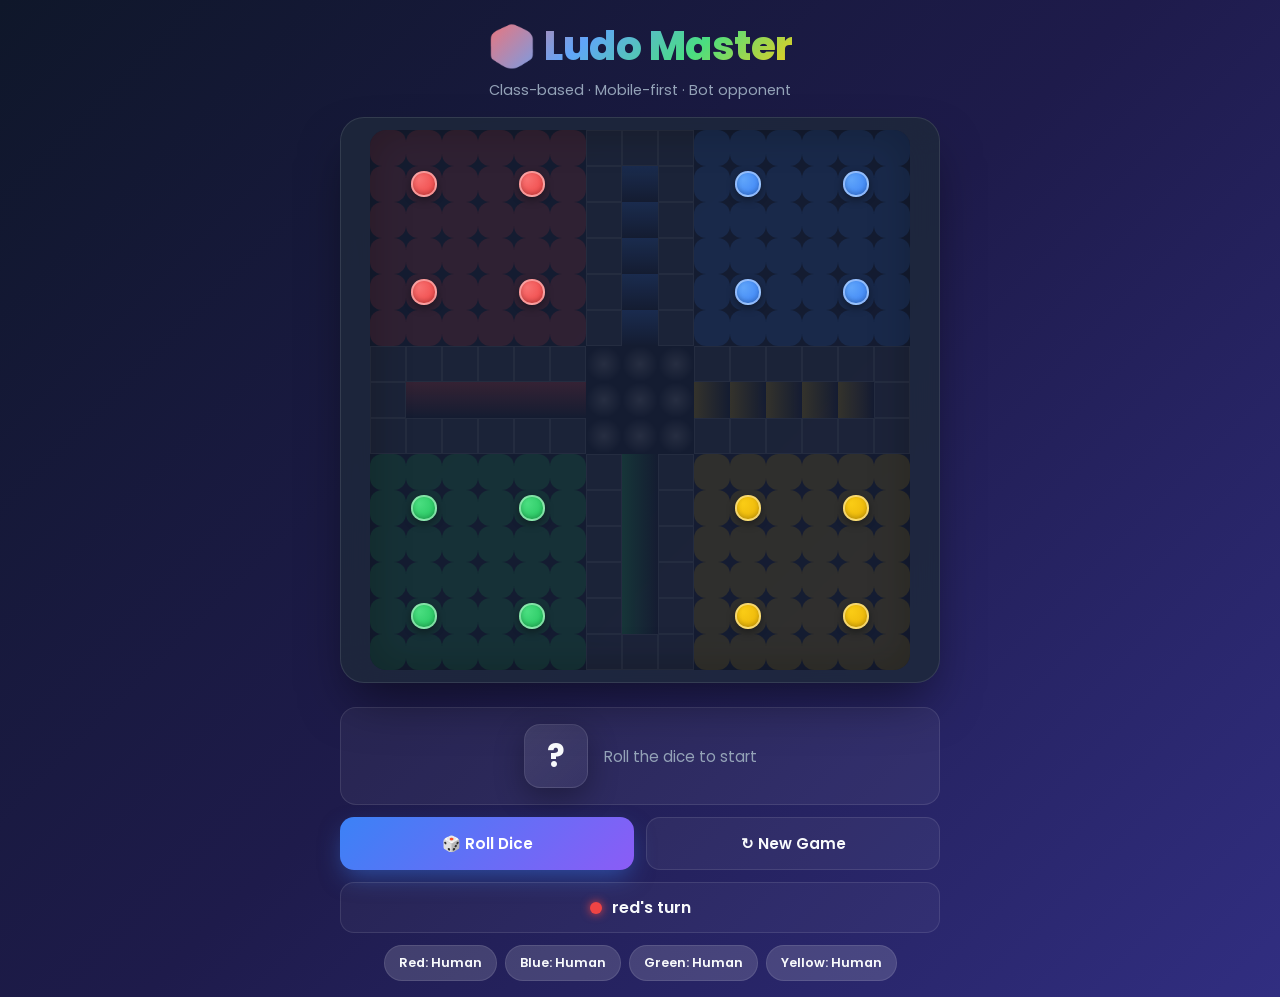
<file: freebuff/ludo.html>
<!DOCTYPE html>
<html lang="en">
<head>
    <meta charset="UTF-8">
    <meta name="viewport" content="width=device-width, initial-scale=1.0, maximum-scale=1.0, user-scalable=no">
    <title>Ludo Master</title>
    <link href="https://fonts.googleapis.com/css2?family=Poppins:wght@300;400;500;600;700&display=swap" rel="stylesheet">
    <style>
        :root {
            --red: #ef4444;
            --red-light: #f87171;
            --red-dark: #b91c1c;
            --blue: #3b82f6;
            --blue-light: #60a5fa;
            --blue-dark: #1d4ed8;
            --green: #22c55e;
            --green-light: #4ade80;
            --green-dark: #15803d;
            --yellow: #eab308;
            --yellow-light: #facc15;
            --yellow-dark: #a16207;
            --bg: #0f172a;
            --surface: rgba(30, 41, 59, 0.85);
            --text: #f8fafc;
            --text-muted: #94a3b8;
            --border: rgba(255, 255, 255, 0.1);
            --shadow: 0 25px 50px -12px rgba(0, 0, 0, 0.5);
            --cell-size: min(5.5vw, 32px);
        }

        * {
            margin: 0;
            padding: 0;
            box-sizing: border-box;
            -webkit-tap-highlight-color: transparent;
        }

        body {
            font-family: 'Poppins', -apple-system, BlinkMacSystemFont, sans-serif;
            background: linear-gradient(135deg, #0f172a 0%, #1e1b4b 50%, #312e81 100%);
            color: var(--text);
            min-height: 100vh;
            display: flex;
            flex-direction: column;
            align-items: center;
            padding: 16px;
            overflow-x: hidden;
        }

        .app-header {
            text-align: center;
            margin-bottom: 16px;
        }

        .app-header h1 {
            font-size: clamp(1.8rem, 5vw, 2.5rem);
            font-weight: 800;
            background: linear-gradient(135deg, var(--red-light), var(--blue-light), var(--green-light), var(--yellow-light));
            -webkit-background-clip: text;
            -webkit-text-fill-color: transparent;
            background-clip: text;
            letter-spacing: -0.5px;
        }

        .app-header p {
            color: var(--text-muted);
            font-size: 0.9rem;
            margin-top: 4px;
        }

        .game-container {
            width: 100%;
            max-width: 600px;
            display: flex;
            flex-direction: column;
            gap: 16px;
        }

        .board-card {
            background: var(--surface);
            backdrop-filter: blur(20px);
            -webkit-backdrop-filter: blur(20px);
            border: 1px solid var(--border);
            border-radius: 24px;
            padding: 12px;
            box-shadow: var(--shadow);
            position: relative;
        }

        .board {
            display: grid;
            grid-template-columns: repeat(15, 1fr);
            grid-template-rows: repeat(15, 1fr);
            aspect-ratio: 1;
            width: 100%;
            max-width: 540px;
            margin: 0 auto;
            border-radius: 16px;
            overflow: hidden;
            background: rgba(15, 23, 42, 0.6);
            box-shadow: inset 0 0 40px rgba(0, 0, 0, 0.3);
        }

        .cell {
            position: relative;
            width: 100%;
            height: 100%;
            display: flex;
            align-items: center;
            justify-content: center;
        }

        .cell.path {
            background: rgba(255, 255, 255, 0.03);
            border: 1px solid rgba(255, 255, 255, 0.04);
        }

        .cell.home-area {
            border-radius: 12px;
        }

        .cell.home-area.red { background: rgba(239, 68, 68, 0.12); }
        .cell.home-area.blue { background: rgba(59, 130, 246, 0.12); }
        .cell.home-area.green { background: rgba(34, 197, 94, 0.12); }
        .cell.home-area.yellow { background: rgba(234, 179, 8, 0.12); }

        .cell.home-column-red { background: linear-gradient(180deg, rgba(239, 68, 68, 0.15), transparent); }
        .cell.home-column-blue { background: linear-gradient(180deg, rgba(59, 130, 246, 0.15), transparent); }
        .cell.home-column-green { background: linear-gradient(90deg, rgba(34, 197, 94, 0.15), transparent); }
        .cell.home-column-yellow { background: linear-gradient(90deg, rgba(234, 179, 8, 0.15), transparent); }

        .cell.center {
            background: radial-gradient(circle, rgba(255,255,255,0.08), transparent 70%);
        }

        .cell.safe {
            background: rgba(255, 255, 255, 0.06);
        }

        .cell.highlight {
            animation: pulse 1s ease-in-out infinite;
            box-shadow: inset 0 0 12px rgba(255, 255, 255, 0.3);
        }

        @keyframes pulse {
            0%, 100% { opacity: 1; }
            50% { opacity: 0.6; }
        }

        .piece {
            width: 70%;
            height: 70%;
            border-radius: 50%;
            position: absolute;
            transition: all 0.35s cubic-bezier(0.34, 1.56, 0.64, 1);
            box-shadow: 0 3px 8px rgba(0, 0, 0, 0.4), inset 0 -2px 4px rgba(0,0,0,0.2);
            cursor: pointer;
            z-index: 10;
            border: 2px solid rgba(255, 255, 255, 0.4);
        }

        .piece.red { background: radial-gradient(circle at 30% 30%, var(--red-light), var(--red)); }
        .piece.blue { background: radial-gradient(circle at 30% 30%, var(--blue-light), var(--blue)); }
        .piece.green { background: radial-gradient(circle at 30% 30%, var(--green-light), var(--green)); }
        .piece.yellow { background: radial-gradient(circle at 30% 30%, var(--yellow-light), var(--yellow)); }

        .piece.selectable {
            animation: bounce 0.8s ease-in-out infinite;
            box-shadow: 0 0 15px currentColor;
        }

        @keyframes bounce {
            0%, 100% { transform: scale(1); }
            50% { transform: scale(1.15); }
        }

        .yard-spot {
            width: 60%;
            height: 60%;
            border-radius: 50%;
            border: 2px dashed rgba(255, 255, 255, 0.2);
            position: absolute;
        }

        .yard-spot.red { background: rgba(239, 68, 68, 0.1); }
        .yard-spot.blue { background: rgba(59, 130, 246, 0.1); }
        .yard-spot.green { background: rgba(34, 197, 94, 0.1); }
        .yard-spot.yellow { background: rgba(234, 179, 8, 0.1); }

        .home-star {
            font-size: clamp(0.6rem, 2vw, 0.9rem);
            opacity: 0.4;
            position: absolute;
        }

        .controls {
            display: grid;
            grid-template-columns: 1fr 1fr;
            gap: 12px;
            margin-top: 8px;
        }

        .dice-panel {
            grid-column: 1 / -1;
            display: flex;
            align-items: center;
            justify-content: center;
            gap: 16px;
            padding: 16px;
            background: rgba(255, 255, 255, 0.05);
            border-radius: 16px;
            border: 1px solid var(--border);
        }

        .dice {
            width: 64px;
            height: 64px;
            border-radius: 16px;
            background: linear-gradient(135deg, rgba(255,255,255,0.1), rgba(255,255,255,0.05));
            border: 1px solid var(--border);
            display: flex;
            align-items: center;
            justify-content: center;
            font-size: 2rem;
            font-weight: 700;
            color: var(--text);
            box-shadow: 0 10px 30px rgba(0,0,0,0.3);
            transition: transform 0.2s ease;
        }

        .dice.rolling {
            animation: diceRoll 0.5s ease-in-out;
        }

        @keyframes diceRoll {
            0% { transform: rotate(0deg) scale(1); }
            50% { transform: rotate(180deg) scale(1.1); }
            100% { transform: rotate(360deg) scale(1); }
        }

        .status {
            font-size: 0.95rem;
            color: var(--text-muted);
            text-align: center;
            max-width: 200px;
        }

        .btn {
            padding: 14px 20px;
            border: none;
            border-radius: 14px;
            font-family: inherit;
            font-size: 0.95rem;
            font-weight: 600;
            cursor: pointer;
            transition: all 0.25s cubic-bezier(0.34, 1.56, 0.64, 1);
            display: flex;
            align-items: center;
            justify-content: center;
            gap: 8px;
        }

        .btn-primary {
            background: linear-gradient(135deg, var(--blue), #8b5cf6);
            color: white;
            box-shadow: 0 10px 25px -5px rgba(59, 130, 246, 0.5);
        }

        .btn-primary:hover { transform: translateY(-2px); box-shadow: 0 14px 32px -5px rgba(59, 130, 246, 0.6); }
        .btn-primary:active { transform: translateY(0); }
        .btn-primary:disabled { opacity: 0.5; cursor: not-allowed; transform: none; }

        .btn-secondary {
            background: rgba(255, 255, 255, 0.05);
            color: var(--text);
            border: 1px solid var(--border);
        }

        .btn-secondary:hover { background: rgba(255, 255, 255, 0.1); }

        .turn-indicator {
            grid-column: 1 / -1;
            display: flex;
            align-items: center;
            justify-content: center;
            gap: 10px;
            padding: 12px;
            border-radius: 14px;
            background: rgba(255, 255, 255, 0.04);
            border: 1px solid var(--border);
            font-weight: 600;
        }

        .turn-dot {
            width: 12px;
            height: 12px;
            border-radius: 50%;
            box-shadow: 0 0 10px currentColor;
        }

        .player-toggle {
            grid-column: 1 / -1;
            display: flex;
            flex-wrap: wrap;
            gap: 8px;
            justify-content: center;
        }

        .toggle-btn {
            padding: 8px 14px;
            border-radius: 20px;
            border: 1px solid var(--border);
            background: rgba(255, 255, 255, 0.05);
            color: var(--text-muted);
            font-family: inherit;
            font-size: 0.8rem;
            font-weight: 600;
            cursor: pointer;
            transition: all 0.2s ease;
        }

        .toggle-btn.active {
            background: rgba(255, 255, 255, 0.15);
            color: var(--text);
        }

        .modal-overlay {
            position: fixed;
            inset: 0;
            background: rgba(15, 23, 42, 0.85);
            backdrop-filter: blur(10px);
            display: flex;
            align-items: center;
            justify-content: center;
            z-index: 100;
            opacity: 0;
            visibility: hidden;
            transition: all 0.3s ease;
        }

        .modal-overlay.show {
            opacity: 1;
            visibility: visible;
        }

        .modal {
            background: var(--surface);
            border: 1px solid var(--border);
            border-radius: 24px;
            padding: 32px;
            text-align: center;
            max-width: 320px;
            width: 90%;
            box-shadow: var(--shadow);
        }

        .modal h2 {
            font-size: 1.5rem;
            margin-bottom: 8px;
        }

        .modal p {
            color: var(--text-muted);
            margin-bottom: 20px;
        }

        @media (max-width: 480px) {
            .board-card { padding: 8px; border-radius: 16px; }
            .controls { gap: 8px; }
            .btn { padding: 12px 16px; font-size: 0.85rem; }
            .dice { width: 52px; height: 52px; font-size: 1.6rem; }
        }
    </style>
</head>
<body>
    <header class="app-header">
        <h1>🎲 Ludo Master</h1>
        <p>Class-based · Mobile-first · Bot opponent</p>
    </header>

    <main class="game-container">
        <section class="board-card">
            <div class="board" id="board"></div>
        </section>

        <section class="controls">
            <div class="dice-panel">
                <div class="dice" id="dice">?</div>
                <div class="status" id="status">Roll the dice to start</div>
            </div>

            <button class="btn btn-primary" id="rollBtn">🎲 Roll Dice</button>
            <button class="btn btn-secondary" id="newGameBtn">↻ New Game</button>

            <div class="turn-indicator" id="turnIndicator">
                <span class="turn-dot" id="turnDot"></span>
                <span id="turnText">Red's turn</span>
            </div>

            <div class="player-toggle">
                <button class="toggle-btn active" data-player="0" id="toggleRed">Red: Human</button>
                <button class="toggle-btn active" data-player="1" id="toggleBlue">Blue: Human</button>
                <button class="toggle-btn active" data-player="2" id="toggleGreen">Green: Human</button>
                <button class="toggle-btn active" data-player="3" id="toggleYellow">Yellow: Human</button>
            </div>
        </section>
    </main>

    <div class="modal-overlay" id="modalOverlay">
        <div class="modal">
            <h2 id="modalTitle">Game Over</h2>
            <p id="modalMessage">Winner!</p>
            <button class="btn btn-primary" id="modalBtn">Play Again</button>
        </div>
    </div>

    <script>
        // ============================================================
        // LUDO GAME - Class-based architecture
        // ============================================================

        const PLAYERS = ['red', 'blue', 'green', 'yellow'];
        const PLAYER_COLORS = {
            red: '#ef4444',
            blue: '#3b82f6',
            green: '#22c55e',
            yellow: '#eab308'
        };

        // Board layout: 15x15 grid
        // Clockwise 52-cell loop around the central cross
        const PATH_CELLS = [
            [6,0],[6,1],[6,2],[6,3],[6,4],[6,5], // Red arm moving inward
            [5,6],[4,6],[3,6],[2,6],[1,6],[0,6], // Top arm moving outward
            [0,7],                               // Top tip turning right
            [0,8],[1,8],[2,8],[3,8],[4,8],[5,8], // Top arm moving inward
            [6,9],[6,10],[6,11],[6,12],[6,13],[6,14], // Right arm moving outward
            [7,14],                              // Right tip turning down
            [8,14],[8,13],[8,12],[8,11],[8,10],[8,9], // Right arm moving inward
            [9,8],[10,8],[11,8],[12,8],[13,8],[14,8], // Bottom arm moving outward
            [14,7],                              // Bottom tip turning left
            [14,6],[13,6],[12,6],[11,6],[10,6],[9,6], // Bottom arm moving inward
            [8,5],[8,4],[8,3],[8,2],[8,1],[8,0], // Left arm moving outward
            [7,0]                                // Left tip turning up
        ];

        // Home columns lead inward toward the center (7,7)
        const HOME_COLUMNS = {
            red:    [[7,1],[7,2],[7,3],[7,4],[7,5]],
            blue:   [[1,7],[2,7],[3,7],[4,7],[5,7]],
            yellow: [[7,13],[7,12],[7,11],[7,10],[7,9]],
            green:  [[13,7],[12,7],[11,7],[10,7],[9,7]]
        };

        // Entry points on the path for each player (path index)
        const ENTRY_POINTS = { red: 1, blue: 14, yellow: 27, green: 40 };

        // Safe spots where pieces cannot be captured (entry points and inner corners)
        const SAFE_SPOTS = new Set([1, 9, 14, 22, 27, 35, 40, 48]);

        // Home areas (top-left corners)
        const HOME_AREAS = {
            red:    { rows: [0,5], cols: [0,5] },
            blue:   { rows: [0,5], cols: [9,14] },
            green:  { rows: [9,14], cols: [0,5] },
            yellow: { rows: [9,14], cols: [9,14] }
        };

        // ============================================================
        // PIECE CLASS
        // ============================================================
        class Piece {
            constructor(id, player) {
                this.id = id;
                this.player = player;
                this.position = 'yard'; // 'yard', path index, or 'home'
                this.homeColumnIndex = -1; // -1 = not in home column
                this.stepsTraveled = 0; // steps taken on main path
            }

            reset() {
                this.position = 'yard';
                this.homeColumnIndex = -1;
                this.stepsTraveled = 0;
            }

            isInYard() { return this.position === 'yard'; }
            isInHome() { return this.position === 'home'; }
            isOnPath() { return typeof this.position === 'number'; }
        }

        // ============================================================
        // PLAYER CLASS
        // ============================================================
        class Player {
            constructor(index, name, isBot = false) {
                this.index = index;
                this.name = name;
                this.color = PLAYERS[index];
                this.isBot = isBot;
                this.pieces = Array.from({ length: 4 }, (_, i) => new Piece(i, this));
                this.finishedPieces = 0;
            }

            reset() {
                this.pieces.forEach(p => p.reset());
                this.finishedPieces = 0;
            }

            getPiecesInYard() {
                return this.pieces.filter(p => p.isInYard());
            }

            getPiecesOnBoard() {
                return this.pieces.filter(p => p.isOnPath() || p.homeColumnIndex >= 0);
            }
        }

        // ============================================================
        // BOARD CLASS - Renders the grid and pieces
        // ============================================================
        class Board {
            constructor(containerId) {
                this.container = document.getElementById(containerId);
                this.cells = new Map(); // key: "r,c" -> cell element
                this.pieceElements = new Map(); // key: pieceId -> element
                this.renderGrid();
            }

            renderGrid() {
                this.container.innerHTML = '';
                this.cells.clear();

                for (let r = 0; r < 15; r++) {
                    for (let c = 0; c < 15; c++) {
                        const cell = document.createElement('div');
                        cell.className = 'cell';
                        cell.dataset.row = r;
                        cell.dataset.col = c;
                        this.container.appendChild(cell);
                        this.cells.set(`${r},${c}`, cell);
                    }
                }

                this.styleCells();
            }

            styleCells() {
                // Home areas
                for (const [color, area] of Object.entries(HOME_AREAS)) {
                    for (let r = area.rows[0]; r <= area.rows[1]; r++) {
                        for (let c = area.cols[0]; c <= area.cols[1]; c++) {
                            const cell = this.cells.get(`${r},${c}`);
                            cell.classList.add('home-area', color);
                        }
                    }
                }

                // Yard spots
                const yardSpots = {
                    red: [[1,1],[1,4],[4,1],[4,4]],
                    blue: [[1,10],[1,13],[4,10],[4,13]],
                    green: [[10,1],[10,4],[13,1],[13,4]],
                    yellow: [[10,10],[10,13],[13,10],[13,13]]
                };

                for (const [color, spots] of Object.entries(yardSpots)) {
                    spots.forEach(([r, c]) => {
                        const cell = this.cells.get(`${r},${c}`);
                        const spot = document.createElement('div');
                        spot.className = `yard-spot ${color}`;
                        cell.appendChild(spot);
                    });
                }

                // Path cells
                PATH_CELLS.forEach(([r, c], i) => {
                    const cell = this.cells.get(`${r},${c}`);
                    cell.classList.add('path');
                    cell.dataset.pathIndex = i;
                });

                // Home columns
                for (const [color, cells] of Object.entries(HOME_COLUMNS)) {
                    cells.forEach(([r, c]) => {
                        const cell = this.cells.get(`${r},${c}`);
                        cell.classList.add(`home-column-${color}`);
                    });
                }

                // Center
                for (let r = 6; r <= 8; r++) {
                    for (let c = 6; c <= 8; c++) {
                        this.cells.get(`${r},${c}`).classList.add('center');
                    }
                }
            }

            placePiece(piece, r, c) {
                let el = this.pieceElements.get(piece);
                if (!el) {
                    el = document.createElement('div');
                    el.className = `piece ${piece.player.color}`;
                    el.dataset.pieceId = piece.id;
                    el.dataset.player = piece.player.index;
                    this.pieceElements.set(piece, el);
                }

                const cell = this.cells.get(`${r},${c}`);
                if (cell && !cell.contains(el)) {
                    cell.appendChild(el);
                }
            }

            updatePieceSpacing() {
                this.cells.forEach(cell => {
                    const piecesInCell = Array.from(cell.querySelectorAll('.piece'));
                    piecesInCell.forEach((p, i) => {
                        const offset = (i - (piecesInCell.length - 1) / 2) * 25;
                        p.style.transform = `translate(${offset}%, ${offset}%)`;
                    });
                });
            }

            removePiece(piece) {
                const el = this.pieceElements.get(piece);
                if (el) el.remove();
                this.pieceElements.delete(piece);
            }

            clearHighlights() {
                this.cells.forEach(cell => cell.classList.remove('highlight'));
                this.pieceElements.forEach(el => el.classList.remove('selectable'));
            }

            highlightCell(r, c) {
                const cell = this.cells.get(`${r},${c}`);
                if (cell) cell.classList.add('highlight');
            }

            getCellFromEvent(e) {
                const cell = e.target.closest('.cell');
                if (!cell) return null;
                return {
                    row: parseInt(cell.dataset.row),
                    col: parseInt(cell.dataset.col)
                };
            }
        }

        // ============================================================
        // AUTOPAYER CLASS - Phase 1: Random legal move
        // Phase 2 TODO: Implement Heuristic Logic
        // ============================================================
        class AutoPlayer {
            constructor(game) {
                this.game = game;
            }

            // TODO: Implement Heuristic Logic
            // Future evaluation functions:
            // - captureOpponent(piece, move): reward moves that land on opponents
            // - safeZonePriority(piece, move): reward reaching safe/home positions
            // - homeRunFocus(piece, move): reward pieces close to finishing
            // - blockOpponents(piece, move): reward blocking opponent paths
            evaluateMove(piece, move) {
                // Phase 1: uniform random weight
                return Math.random();
            }

            selectMove(legalMoves) {
                if (!legalMoves.length) return null;

                // Phase 2 TODO: Replace with heuristic evaluation
                // For now, select randomly among legal moves
                const weights = legalMoves.map(m => this.evaluateMove(m.piece, m));
                const total = weights.reduce((a, b) => a + b, 0);
                let rand = Math.random() * total;

                for (let i = 0; i < legalMoves.length; i++) {
                    rand -= weights[i];
                    if (rand <= 0) return legalMoves[i];
                }

                return legalMoves[legalMoves.length - 1];
            }
        }

        // ============================================================
        // GAMESTATE CLASS - Core state machine
        // ============================================================
        class GameState {
            constructor() {
                this.players = PLAYERS.map((name, i) => new Player(i, name, false));
                this.currentPlayerIndex = 0;
                this.diceValue = 0;
                this.diceRolled = false;
                this.consecutiveSixes = 0;
                this.gameOver = false;
                this.isProcessing = false;
                this.gameTimeout = null;
                this.diceInterval = null;
                this.board = new Board('board');
                this.autoPlayer = new AutoPlayer(this);
                this.selectedPiece = null;

                this.bindEvents();
                this.render();
            }

            bindEvents() {
                document.getElementById('rollBtn').addEventListener('click', () => this.rollDice());
                document.getElementById('newGameBtn').addEventListener('click', () => this.resetGame());
                document.getElementById('modalBtn').addEventListener('click', () => this.resetGame());

                document.querySelectorAll('.toggle-btn').forEach(btn => {
                    btn.addEventListener('click', (e) => {
                        const idx = parseInt(e.target.dataset.player);
                        this.players[idx].isBot = !this.players[idx].isBot;
                        e.target.textContent = `${PLAYERS[idx][0].toUpperCase() + PLAYERS[idx].slice(1)}: ${this.players[idx].isBot ? 'Bot' : 'Human'}`;
                        e.target.classList.toggle('active', !this.players[idx].isBot);
                        this.checkBotTurn();
                    });
                });

                this.board.container.addEventListener('click', (e) => this.handleBoardClick(e));
            }

            get currentPlayer() {
                return this.players[this.currentPlayerIndex];
            }

            resetGame() {
                clearTimeout(this.gameTimeout);
                clearInterval(this.diceInterval);
                document.getElementById('dice').classList.remove('rolling');
                this.board.container.querySelectorAll('.piece').forEach(el => el.remove());
                this.board.pieceElements.clear();
                this.players.forEach(p => p.reset());
                this.currentPlayerIndex = 0;
                this.diceValue = 0;
                this.diceRolled = false;
                this.consecutiveSixes = 0;
                this.gameOver = false;
                this.isProcessing = false;
                this.selectedPiece = null;
                document.getElementById('modalOverlay').classList.remove('show');
                this.render();
            }

            rollDice() {
                if (this.gameOver || this.diceRolled || this.isProcessing) return;
                this.isProcessing = true;

                const diceEl = document.getElementById('dice');
                diceEl.classList.add('rolling');

                // Animate dice roll
                let rolls = 0;
                this.diceInterval = setInterval(() => {
                    diceEl.textContent = Math.floor(Math.random() * 6) + 1;
                    rolls++;
                    if (rolls >= 10) {
                        clearInterval(this.diceInterval);
                        this.diceValue = Math.floor(Math.random() * 6) + 1;
                        diceEl.textContent = this.diceValue;
                        diceEl.classList.remove('rolling');
                        this.diceRolled = true;
                        this.isProcessing = false;
                        this.handleDiceResult();
                    }
                }, 60);
            }

            handleDiceResult() {
                if (this.diceValue === 6) {
                    this.consecutiveSixes++;
                    if (this.consecutiveSixes >= 3) {
                        this.updateStatus('Three sixes! Turn skipped.');
                        this.consecutiveSixes = 0;
                        this.isProcessing = false;
                        this.nextTurn();
                        return;
                    }
                } else {
                    this.consecutiveSixes = 0;
                }

                const legalMoves = this.getLegalMoves();
                if (legalMoves.length === 0) {
                    this.updateStatus('No legal moves. Next player.');
                    this.isProcessing = false;
                    this.gameTimeout = setTimeout(() => this.nextTurn(), 1200);
                    return;
                }

                this.updateStatus('Select a piece to move');
                this.highlightLegalMoves(legalMoves);

                if (this.currentPlayer.isBot) {
                    this.gameTimeout = setTimeout(() => this.playBotMove(legalMoves), 800);
                }
            }

            getLegalMoves() {
                const player = this.currentPlayer;
                const moves = [];

                player.pieces.forEach(piece => {
                    const move = this.calculateMove(piece, this.diceValue);
                    if (move) {
                        moves.push({ piece, ...move });
                    }
                });

                return moves;
            }

            calculateMove(piece, steps) {
                const player = this.currentPlayer;

                if (piece.isInHome()) return null;

                if (piece.isInYard()) {
                    if (steps === 6) {
                        const entryIdx = ENTRY_POINTS[player.color];
                        return { type: 'enter', toIndex: entryIdx };
                    }
                    return null;
                }

                if (piece.isOnPath()) {
                    const homeColumn = HOME_COLUMNS[player.color];
                    const totalSteps = piece.stepsTraveled + steps;

                    // Need 51 steps on main path to enter the first home column cell
                    if (totalSteps >= 51) {
                        const homeIdx = totalSteps - 51;
                        if (homeIdx >= 0 && homeIdx < homeColumn.length) {
                            return { type: 'home', homeIndex: homeIdx };
                        }
                        return null;
                    }

                    const pathLen = PATH_CELLS.length;
                    const newIndex = (piece.position + steps) % pathLen;
                    return { type: 'move', toIndex: newIndex };
                }

                if (piece.homeColumnIndex >= 0) {
                    const homeColumn = HOME_COLUMNS[player.color];
                    const newHomeIdx = piece.homeColumnIndex + steps;
                    if (newHomeIdx < homeColumn.length) {
                        return { type: 'home', homeIndex: newHomeIdx };
                    }
                    return null;
                }

                return null;
            }

            highlightLegalMoves(moves) {
                this.board.clearHighlights();
                moves.forEach(move => {
                    let r, c;
                    if (move.type === 'enter' || move.type === 'move') {
                        [r, c] = PATH_CELLS[move.toIndex];
                    } else if (move.type === 'home') {
                        [r, c] = HOME_COLUMNS[this.currentPlayer.color][move.homeIndex];
                    }
                    this.board.highlightCell(r, c);

                    const pieceEl = this.board.pieceElements.get(move.piece);
                    if (pieceEl) pieceEl.classList.add('selectable');
                });
            }

            handleBoardClick(e) {
                if (this.gameOver || !this.diceRolled || this.currentPlayer.isBot || this.isProcessing) return;

                const cell = e.target.closest('.cell');
                if (!cell) return;

                const pieceEl = e.target.closest('.piece');
                if (!pieceEl) return;

                const pieceId = parseInt(pieceEl.dataset.pieceId);
                const piece = this.currentPlayer.pieces.find(p => p.id === pieceId);
                if (!piece) return;

                const legalMoves = this.getLegalMoves();
                const move = legalMoves.find(m => m.piece === piece);
                if (move) {
                    this.executeMove(move);
                }
            }

            playBotMove(legalMoves) {
                const move = this.autoPlayer.selectMove(legalMoves);
                if (move) {
                    this.executeMove(move);
                }
            }

            executeMove(move) {
                const player = this.currentPlayer;
                const piece = move.piece;
                let extraTurn = false;

                if (move.type === 'enter') {
                    piece.position = move.toIndex;
                    piece.stepsTraveled = 0;
                    extraTurn = this.captureOpponentIfAny(piece);
                } else if (move.type === 'move') {
                    piece.position = move.toIndex;
                    piece.stepsTraveled += this.diceValue;
                    extraTurn = this.captureOpponentIfAny(piece);
                } else if (move.type === 'home') {
                    piece.homeColumnIndex = move.homeIndex;
                    piece.position = 'home-column';
                    if (move.homeIndex === HOME_COLUMNS[player.color].length - 1) {
                        piece.position = 'home';
                        player.finishedPieces++;
                        extraTurn = true;
                        this.checkWin();
                    }
                }

                this.board.clearHighlights();
                this.diceRolled = false;
                this.selectedPiece = null;

                if (!this.gameOver) {
                    if (this.diceValue === 6 || extraTurn) {
                        this.updateStatus(`${player.name} gets another turn!`);
                        this.render();
                        if (this.currentPlayer.isBot) {
                            this.gameTimeout = setTimeout(() => this.rollDice(), 800);
                        }
                    } else {
                        this.nextTurn();
                    }
                } else {
                    this.render();
                }
            }

            captureOpponentIfAny(piece) {
                const player = this.currentPlayer;
                const pos = piece.position;

                // Safe spots are protected from capture
                if (SAFE_SPOTS.has(pos)) return false;

                let captured = false;
                this.players.forEach(opponent => {
                    if (opponent.index === player.index) return;
                    opponent.pieces.forEach(oppPiece => {
                        if (oppPiece.isOnPath() && oppPiece.position === pos) {
                            oppPiece.reset();
                            captured = true;
                        }
                    });
                });
                return captured;
            }

            nextTurn() {
                this.currentPlayerIndex = (this.currentPlayerIndex + 1) % 4;
                this.diceRolled = false;
                this.diceValue = 0;
                this.selectedPiece = null;
                this.render();
                this.checkBotTurn();
            }

            checkBotTurn() {
                if (this.currentPlayer.isBot && !this.gameOver) {
                    document.getElementById('rollBtn').disabled = true;
                    this.gameTimeout = setTimeout(() => this.rollDice(), 900);
                } else {
                    document.getElementById('rollBtn').disabled = false;
                }
            }

            checkWin() {
                const player = this.currentPlayer;
                if (player.finishedPieces >= 4) {
                    this.gameOver = true;
                    this.showModal(`${player.name} Wins!`, 'Congratulations!');
                }
            }

            updateStatus(message) {
                document.getElementById('status').textContent = message;
            }

            showModal(title, message) {
                document.getElementById('modalTitle').textContent = title;
                document.getElementById('modalMessage').textContent = message;
                document.getElementById('modalOverlay').classList.add('show');
            }

            render() {
                const player = this.currentPlayer;
                document.getElementById('turnText').textContent = `${player.name}'s turn`;
                document.getElementById('turnDot').style.backgroundColor = PLAYER_COLORS[player.color];
                document.getElementById('turnDot').style.boxShadow = `0 0 10px ${PLAYER_COLORS[player.color]}`;

                if (!this.diceRolled) {
                    document.getElementById('dice').textContent = '?';
                }

                this.players.forEach(p => {
                    p.pieces.forEach((piece, i) => {
                        let r, c;
                        if (piece.isInHome()) {
                            [r, c] = [7, 7]; // Center
                        } else if (piece.isInYard()) {
                            const spots = {
                                red: [[1,1],[1,4],[4,1],[4,4]],
                                blue: [[1,10],[1,13],[4,10],[4,13]],
                                green: [[10,1],[10,4],[13,1],[13,4]],
                                yellow: [[10,10],[10,13],[13,10],[13,13]]
                            };
                            [r, c] = spots[p.color][piece.id];
                        } else if (piece.isOnPath()) {
                            [r, c] = PATH_CELLS[piece.position];
                        } else if (piece.homeColumnIndex >= 0) {
                            [r, c] = HOME_COLUMNS[p.color][piece.homeColumnIndex];
                        }
                        this.board.placePiece(piece, r, c);
                    });
                });

                // Highlight legal moves if dice rolled
                if (this.diceRolled) {
                    const legalMoves = this.getLegalMoves();
                    this.highlightLegalMoves(legalMoves);
                    if (legalMoves.length === 0) {
                        this.updateStatus('No legal moves');
                    }
                }

                this.board.updatePieceSpacing();
            }
        }

        // ============================================================
        // INITIALIZE
        // ============================================================
        document.addEventListener('DOMContentLoaded', () => {
            window.game = new GameState();
        });
    </script>
</body>
</html>
</file>
